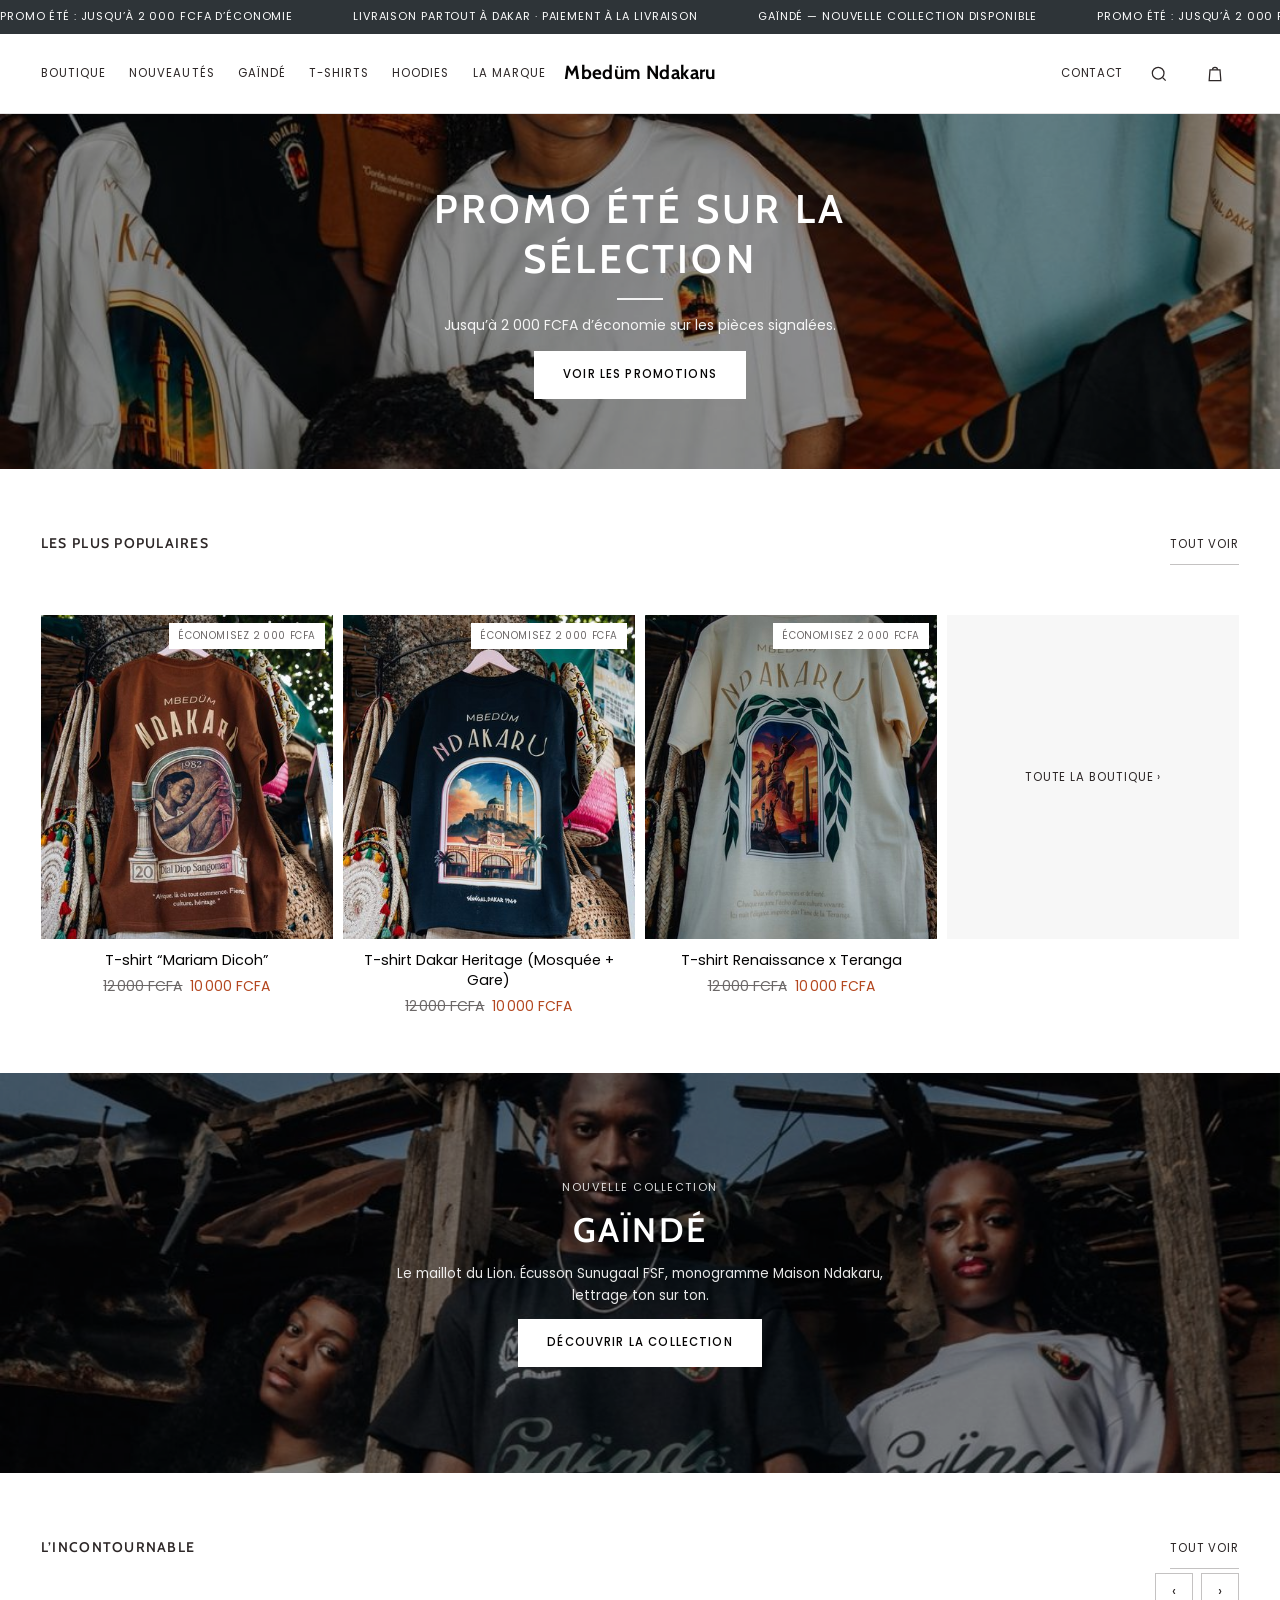
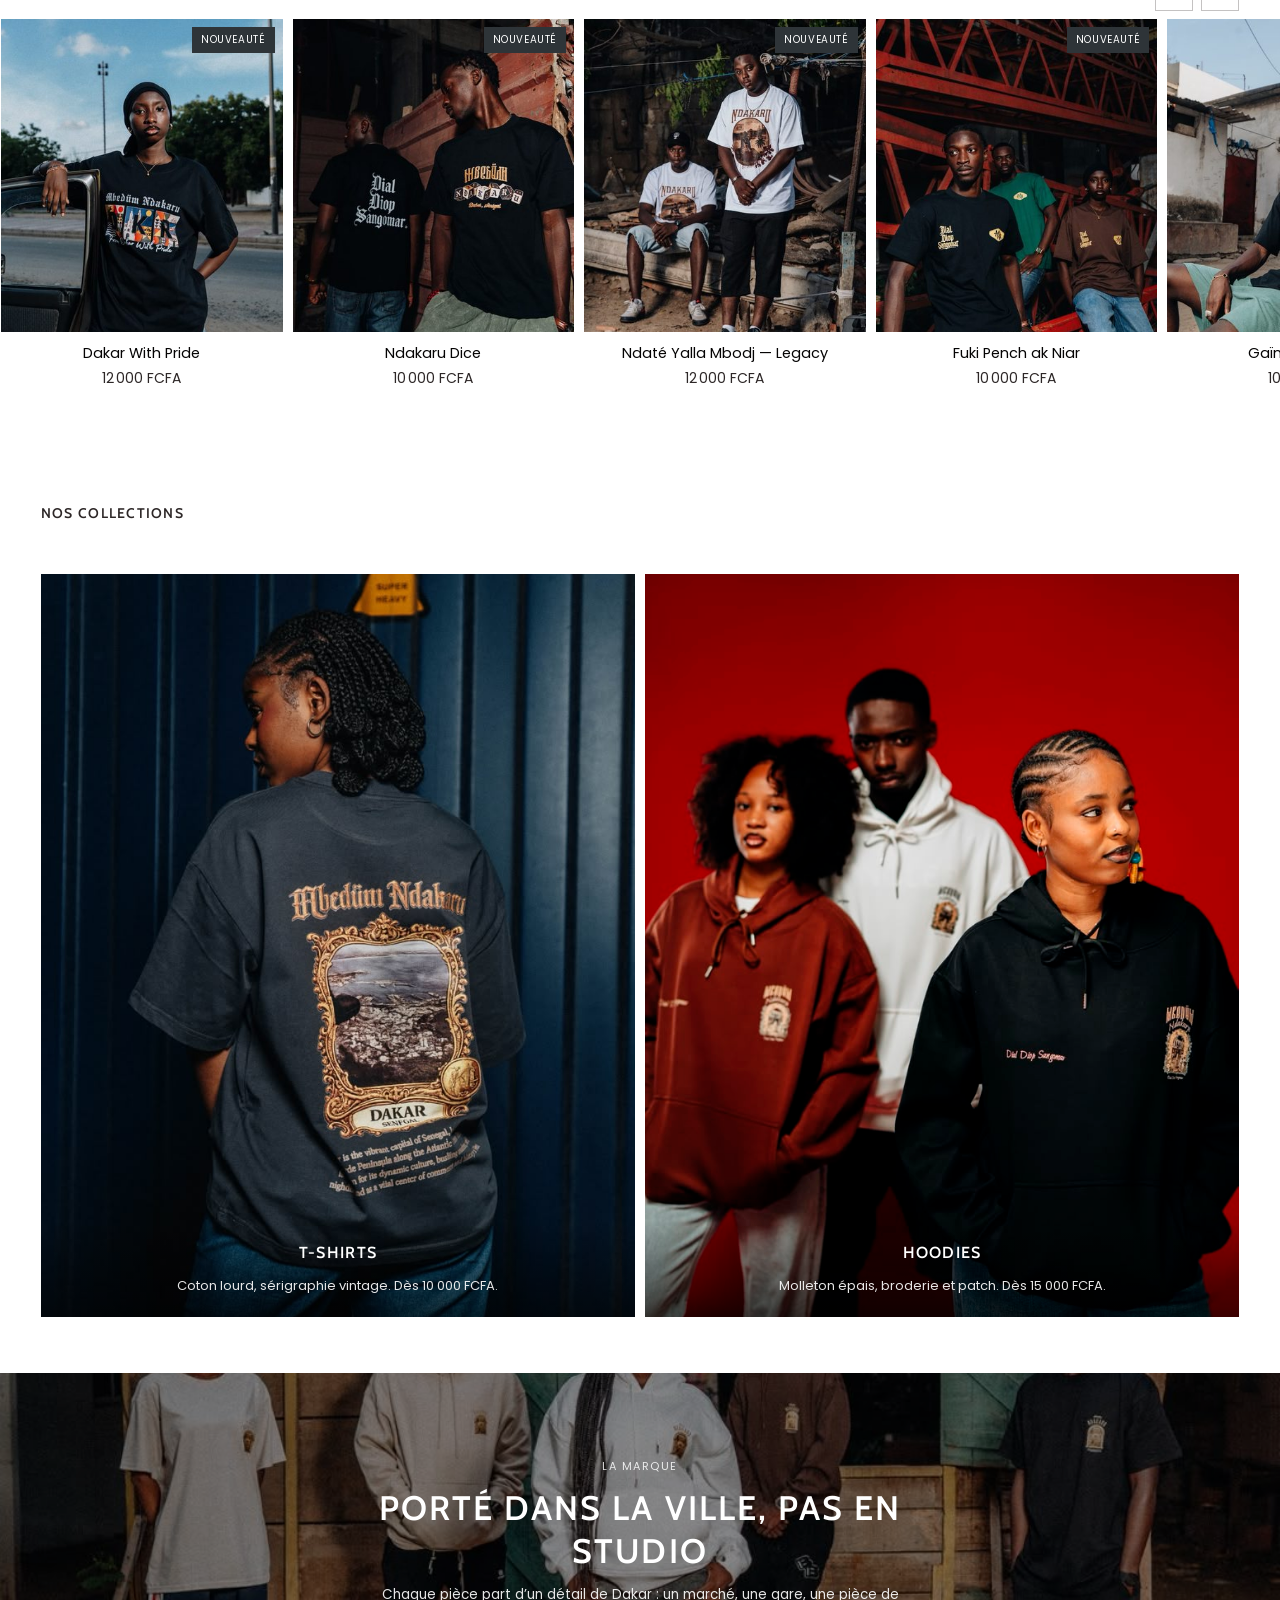
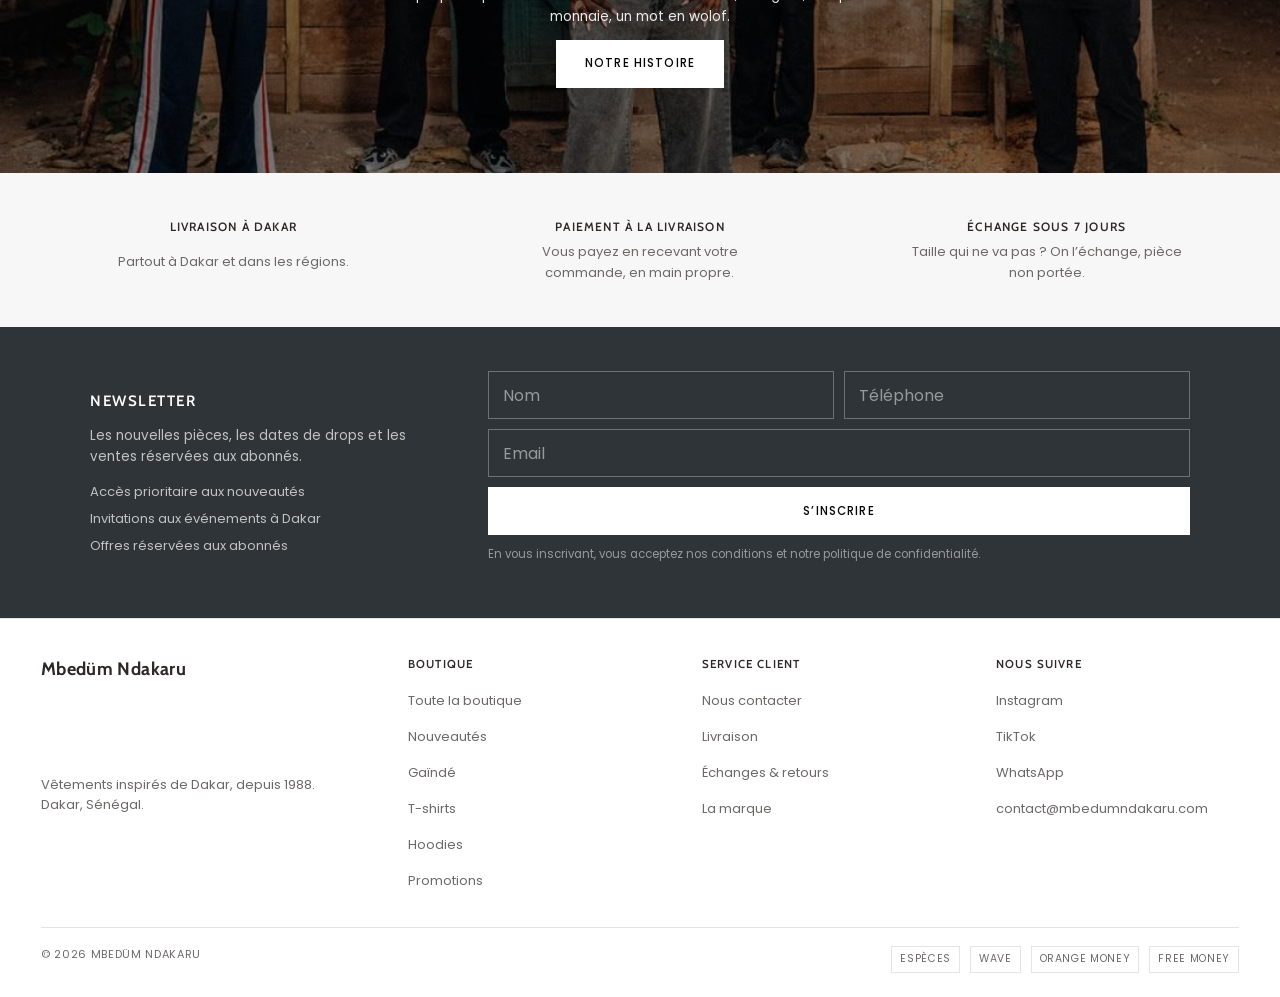
<file: index.html>
<!doctype html>
<html lang="fr">
<head>
<meta charset="utf-8">
<meta name="viewport" content="width=device-width, initial-scale=1">
<title>Mbedüm Ndakaru — vêtements inspirés de Dakar</title>
<meta name="description" content="Mbedüm Ndakaru : t-shirts et hoodies sérigraphiés inspirés de Dakar depuis 1988. Collection Gaïndé, livraison à Dakar, paiement à la livraison.">
<meta property="og:title" content="Mbedüm Ndakaru — vêtements inspirés de Dakar">
<meta property="og:description" content="T-shirts et hoodies sérigraphiés, inspirés des rues de Dakar.">
<meta property="og:image" content="assets/img/site/look-hero.jpg">
<meta property="og:type" content="website">
<link rel="preconnect" href="https://fonts.googleapis.com">
<link rel="preconnect" href="https://fonts.gstatic.com" crossorigin>
<link href="https://fonts.googleapis.com/css2?family=Cabin:wght@500;600;700&family=Poppins:wght@300;400;500;600&display=swap" rel="stylesheet">
<link rel="stylesheet" href="assets/css/style.css">
</head>
<body>

<!-- barre d'annonce -->
<div class="bar" data-bar>
  <div class="bar__marquee"><span>Promo été : jusqu’à 2 000 FCFA d’économie</span><span>Livraison partout à Dakar · paiement à la livraison</span><span>Gaïndé — nouvelle collection disponible</span><span>Promo été : jusqu’à 2 000 FCFA d’économie</span><span>Livraison partout à Dakar · paiement à la livraison</span><span>Gaïndé — nouvelle collection disponible</span></div>
</div>

<!-- en-tête -->
<header class="header">
  <nav class="header__nav">
    <button class="burger" type="button" data-open="data-menu" aria-label="Ouvrir le menu"><svg class="icon" viewBox="0 0 24 24" aria-hidden="true"><path d="M4 7h16M4 12h16M4 17h10"/></svg></button>
    <a data-edit="commun.header.1" href="boutique.html">Boutique</a>
    <a href="boutique.html?cat=nouveau">Nouveautés</a>
    <a href="boutique.html?cat=gainde">Gaïndé</a>
    <a href="boutique.html?cat=tshirts">T-shirts</a>
    <a href="boutique.html?cat=hoodies">Hoodies</a>
    <a data-edit="commun.header.2" href="marque.html">La marque</a>
  </nav>
  <a data-edit="commun.header.3" class="logo" href="index.html">Mbedüm Ndakaru</a>
  <div class="header__utils">
    <a data-edit="commun.header.4" href="contact.html">Contact</a>
    <button type="button" data-open="data-search" aria-label="Rechercher"><svg class="icon" viewBox="0 0 24 24" aria-hidden="true"><circle cx="11" cy="11" r="7"/><path d="m20 20-3.5-3.5"/></svg></button>
    <button type="button" data-open="data-cart-drawer" aria-label="Ouvrir le panier"><svg class="icon" viewBox="0 0 24 24" aria-hidden="true"><path d="M6 7h12l1 13H5L6 7Z"/><path d="M9 7a3 3 0 0 1 6 0"/></svg><span class="count" data-cart-count></span></button>
  </div>
</header>

<main>

  <!-- hero -->
  <section class="hero">
    <div class="hero__media">
      <img data-edit-img="accueil.1.1" src="assets/img/site/hero-promo.jpg" alt="Trois jeunes entourés de t-shirts Mbedüm Ndakaru suspendus sur des portants, à Dakar" srcset="assets/img/site/hero-promo-400w.jpg 400w, assets/img/site/hero-promo-800w.jpg 800w, assets/img/site/hero-promo.jpg 1400w" sizes="100vw" width="1400" fetchpriority="high">
    </div>
    <div class="hero__inner">
      <h1 data-edit="accueil.1.2" class="hero__title">Promo été sur la sélection</h1>
      <span class="hero__rule"></span>
      <p data-edit="accueil.1.3" class="hero__sub">Jusqu’à 2 000 FCFA d’économie sur les pièces signalées.</p>
      <a data-edit="accueil.1.4" class="btn btn--light" href="boutique.html?cat=promo">Voir les promotions</a>
    </div>
  </section>

  <!-- les plus populaires -->
  <section class="section">
    <div class="section__head">
      <h2 data-edit="accueil.2.1" class="section__title">Les plus populaires</h2>
      <a data-edit="accueil.2.2" class="link-more" href="boutique.html">Tout voir</a>
    </div>
    <div class="grid" data-grid="all" data-slugs="t-shirt-mariam-dicoh,t-shirt-dakar-heritage-mosquee-gare,t-shirt-renaissance-x-teranga" data-collection-tile="boutique.html|Toute la boutique"></div>
  </section>

  <!-- collection gaïndé -->
  <section class="banner" id="gainde">
    <img data-edit-img="accueil.3.1" src="assets/img/site/look-gainde-contreplongee.jpg" alt="Trois modèles portant les maillots Gaïndé crème, noir et blanc dans un quartier de Dakar" srcset="assets/img/site/look-gainde-contreplongee-400w.jpg 400w, assets/img/site/look-gainde-contreplongee-800w.jpg 800w, assets/img/site/look-gainde-contreplongee.jpg 1124w" sizes="100vw" width="1124" loading="lazy" decoding="async">
    <div class="banner__body">
      <span data-edit="accueil.3.2" class="banner__kicker">Nouvelle collection</span>
      <h2 data-edit="accueil.3.3" class="banner__title">Gaïndé</h2>
      <p data-edit="accueil.3.4" class="banner__text">Le maillot du Lion. Écusson Sunugaal FSF, monogramme Maison Ndakaru, lettrage ton sur ton.</p>
      <a data-edit="accueil.3.5" class="btn btn--light" href="boutique.html?cat=gainde">Découvrir la collection</a>
    </div>
  </section>

  <!-- carrousel -->
  <section class="section section--flush">
    <div class="section__head">
      <h2 data-edit="accueil.4.1" class="section__title">L’incontournable</h2>
      <a data-edit="accueil.4.2" class="link-more" href="boutique.html">Tout voir</a>
    </div>
    <div class="carousel" data-carousel="all">
      <div class="carousel__nav">
        <button type="button" data-carousel-prev aria-label="Précédent">‹</button>
        <button type="button" data-carousel-next aria-label="Suivant">›</button>
      </div>
      <div class="carousel__track" data-carousel-track></div>
    </div>
  </section>

  <!-- nos collections -->
  <section class="section section--flush">
    <div class="section__head">
      <h2 data-edit="accueil.5.1" class="section__title">Nos collections</h2>
    </div>
    <div class="split">
      <a class="tile" href="boutique.html?cat=tshirts">
        <img data-edit-img="accueil.5.2" src="assets/img/site/look-dos-dakar.jpg" alt="Dos d’un t-shirt Mbedüm Ndakaru imprimé Dakar, devant un conteneur bleu" srcset="assets/img/site/look-dos-dakar-400w.jpg 400w, assets/img/site/look-dos-dakar.jpg 720w" sizes="(min-width: 720px) 50vw, 100vw" width="720" loading="lazy" decoding="async">
        <div class="tile__body">
          <h3 data-edit="accueil.5.3" class="tile__title">T-shirts</h3>
          <p data-edit="accueil.5.4" class="tile__text">Coton lourd, sérigraphie vintage. Dès 10 000 FCFA.</p>
        </div>
      </a>
      <a class="tile" href="boutique.html?cat=hoodies">
        <img data-edit-img="accueil.5.5" src="assets/img/site/look-hoodies-rouge.jpg" alt="Trois hoodies Mbedüm Ndakaru bordeaux, blanc et noir sur fond rouge" srcset="assets/img/site/look-hoodies-rouge-400w.jpg 400w, assets/img/site/look-hoodies-rouge.jpg 720w" sizes="(min-width: 720px) 50vw, 100vw" width="720" loading="lazy" decoding="async">
        <div class="tile__body">
          <h3 data-edit="accueil.5.6" class="tile__title">Hoodies</h3>
          <p data-edit="accueil.5.7" class="tile__text">Molleton épais, broderie et patch. Dès 15 000 FCFA.</p>
        </div>
      </a>
    </div>
  </section>

  <!-- la marque -->
  <section class="banner">
    <img data-edit-img="accueil.6.1" src="assets/img/site/look-groupe.jpg" alt="Cinq modèles en t-shirts et hoodies Mbedüm Ndakaru devant une devanture en bois à Dakar" srcset="assets/img/site/look-groupe-400w.jpg 400w, assets/img/site/look-groupe-800w.jpg 800w, assets/img/site/look-groupe.jpg 1080w" sizes="100vw" width="1080" loading="lazy" decoding="async">
    <div class="banner__body">
      <span data-edit="accueil.6.2" class="banner__kicker">La marque</span>
      <h2 data-edit="accueil.6.3" class="banner__title">Porté dans la ville, pas en studio</h2>
      <p data-edit="accueil.6.4" class="banner__text">Chaque pièce part d’un détail de Dakar : un marché, une gare, une pièce de monnaie, un mot en wolof.</p>
      <a data-edit="accueil.6.5" class="btn btn--light" href="marque.html">Notre histoire</a>
    </div>
  </section>

</main>

<!-- réassurance -->
<section class="assurance">
  <div class="assurance__item">
    <h3 data-edit="commun.assurance.1" class="assurance__title">Livraison à Dakar</h3>
    <p data-edit="commun.assurance.2" class="assurance__text">Partout à Dakar et dans les régions.</p>
  </div>
  <div class="assurance__item">
    <h3 data-edit="commun.assurance.3" class="assurance__title">Paiement à la livraison</h3>
    <p data-edit="commun.assurance.4" class="assurance__text">Vous payez en recevant votre commande, en main propre.</p>
  </div>
  <div class="assurance__item">
    <h3 data-edit="commun.assurance.5" class="assurance__title">Échange sous 7 jours</h3>
    <p data-edit="commun.assurance.6" class="assurance__text">Taille qui ne va pas ? On l’échange, pièce non portée.</p>
  </div>
</section>

<!-- newsletter -->
<section class="member">
  <div class="member__inner">
    <div>
      <h2 data-edit="commun.member.1" class="member__title">Newsletter</h2>
      <p data-edit="commun.member.2" class="member__text">Les nouvelles pièces, les dates de drops et les ventes réservées aux abonnés.</p>
      <ul class="member__list">
        <li data-edit="commun.member.3">Accès prioritaire aux nouveautés</li>
        <li data-edit="commun.member.4">Invitations aux événements à Dakar</li>
        <li data-edit="commun.member.5">Offres réservées aux abonnés</li>
      </ul>
    </div>
    <form class="form" data-fake-form data-ok="Merci, votre inscription est enregistrée.">
      <div class="form__row">
        <input class="field" type="text" name="nom" placeholder="Nom" required>
        <input class="field" type="tel" name="tel" placeholder="Téléphone">
      </div>
      <input class="field" type="email" name="email" placeholder="Email" required>
      <button class="btn btn--wide" type="submit">S’inscrire</button>
      <p data-edit="commun.member.6" class="form__note">En vous inscrivant, vous acceptez nos conditions et notre politique de confidentialité.</p>
      <p class="form__ok" data-form-ok></p>
    </form>
  </div>
</section>

<!-- pied de page -->
<footer class="footer">
  <div class="footer__cols">
    <div class="footer__brand">
      <div data-edit="commun.footer.1" class="footer__word">Mbedüm Ndakaru</div>
      <p data-edit="commun.footer.2" class="footer__tag">Vêtements inspirés de Dakar, depuis 1988.<br>Dakar, Sénégal.</p>
    </div>
    <div>
      <h4 data-edit="commun.footer.3">Boutique</h4>
      <ul>
        <li><a data-edit="commun.footer.4" href="boutique.html">Toute la boutique</a></li>
        <li><a href="boutique.html?cat=nouveau">Nouveautés</a></li>
        <li><a href="boutique.html?cat=gainde">Gaïndé</a></li>
        <li><a href="boutique.html?cat=tshirts">T-shirts</a></li>
        <li><a href="boutique.html?cat=hoodies">Hoodies</a></li>
        <li><a href="boutique.html?cat=promo">Promotions</a></li>
      </ul>
    </div>
    <div>
      <h4 data-edit="commun.footer.5">Service client</h4>
      <ul>
        <li><a data-edit="commun.footer.6" href="contact.html">Nous contacter</a></li>
        <li><a data-edit="commun.footer.7" href="contact.html#livraison">Livraison</a></li>
        <li><a data-edit="commun.footer.8" href="contact.html#retours">Échanges &amp; retours</a></li>
        <li><a data-edit="commun.footer.9" href="marque.html">La marque</a></li>
      </ul>
    </div>
    <div>
      <h4 data-edit="commun.footer.10">Nous suivre</h4>
      <ul>
        <li><a data-edit="commun.footer.11" href="https://www.instagram.com/mbedum_ndakaru" target="_blank" rel="noopener">Instagram</a></li>
        <li><a data-edit="commun.footer.12" href="https://www.tiktok.com/@mbedum_ndakaru" target="_blank" rel="noopener">TikTok</a></li>
        <li><a data-edit="commun.footer.13" href="https://wa.me/221789271531" target="_blank" rel="noopener">WhatsApp</a></li>
        <li><a data-edit="commun.footer.14" href="mailto:contact@mbedumndakaru.com">contact@mbedumndakaru.com</a></li>
      </ul>
    </div>
  </div>
  <div class="footer__bottom">
    <span>© <span data-year>2025</span> Mbedüm Ndakaru</span>
    <span class="footer__pay"><span>Espèces</span><span>Wave</span><span>Orange Money</span><span>Free Money</span></span>
  </div>
</footer>

<!-- panneaux -->
<div class="scrim" data-scrim></div>

<aside class="drawer" data-cart-drawer aria-label="Panier">
  <div class="drawer__head">
    <span>Panier <span class="count" data-cart-count></span></span>
    <button type="button" data-close aria-label="Fermer">✕</button>
  </div>
  <div class="drawer__body" data-cart-body></div>
  <div class="drawer__foot">
    <div class="drawer__total"><span>Total</span><span data-cart-total>0 FCFA</span></div>
    <button class="btn btn--wide" type="button" data-checkout disabled>Commander sur WhatsApp</button>
    <p data-edit="commun.drawer.1" class="drawer__note">Frais de livraison confirmés lors de la commande.</p>
  </div>
</aside>

<nav class="menu" data-menu aria-label="Menu">
  <div class="drawer__head">
    <span>Menu</span>
    <button type="button" data-close aria-label="Fermer">✕</button>
  </div>
  <div class="menu__body">
    <a data-edit="commun.menu.1" href="index.html">Accueil</a>
    <a data-edit="commun.menu.2" href="boutique.html">Toute la boutique</a>
    <a href="boutique.html?cat=nouveau">Nouveautés</a>
    <a href="boutique.html?cat=gainde">Gaïndé</a>
    <a href="boutique.html?cat=tshirts">T-shirts</a>
    <a href="boutique.html?cat=hoodies">Hoodies</a>
    <a data-edit="commun.menu.3" href="boutique.html?cat=promo">Promotions</a>
    <a data-edit="commun.menu.4" href="marque.html">La marque</a>
    <a data-edit="commun.menu.5" href="contact.html">Contact</a>
  </div>
</nav>

<div class="search" data-search aria-label="Recherche">
  <div class="search__bar">
    <input class="search__input" type="search" placeholder="Rechercher une pièce" aria-label="Rechercher">
    <button type="button" data-close aria-label="Fermer">✕</button>
  </div>
  <div class="search__results" data-search-results></div>
</div>

<script src="assets/js/config.js"></script>
<script src="data/images.js"></script>
<script src="data/products.js"></script>
<script src="assets/js/db.js"></script>
<script src="assets/js/app.js"></script>
</body>
</html>
</file>
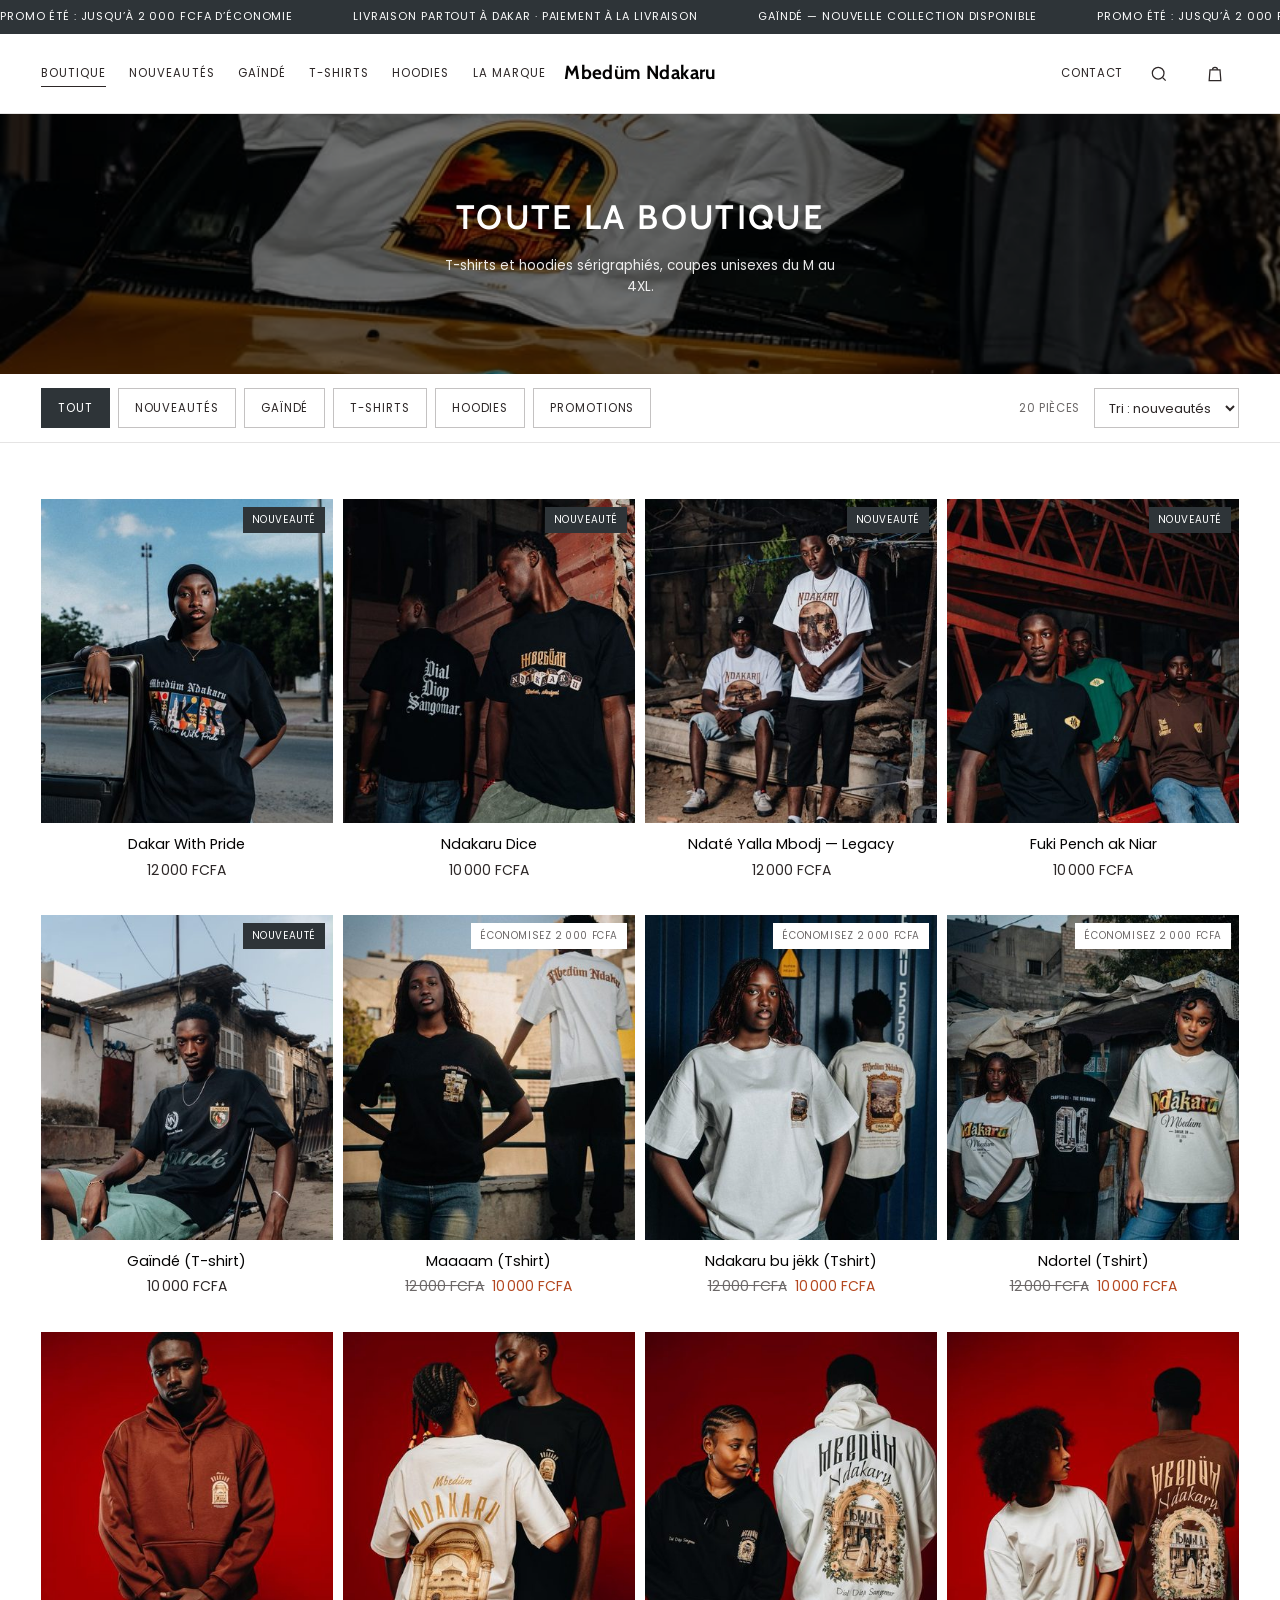
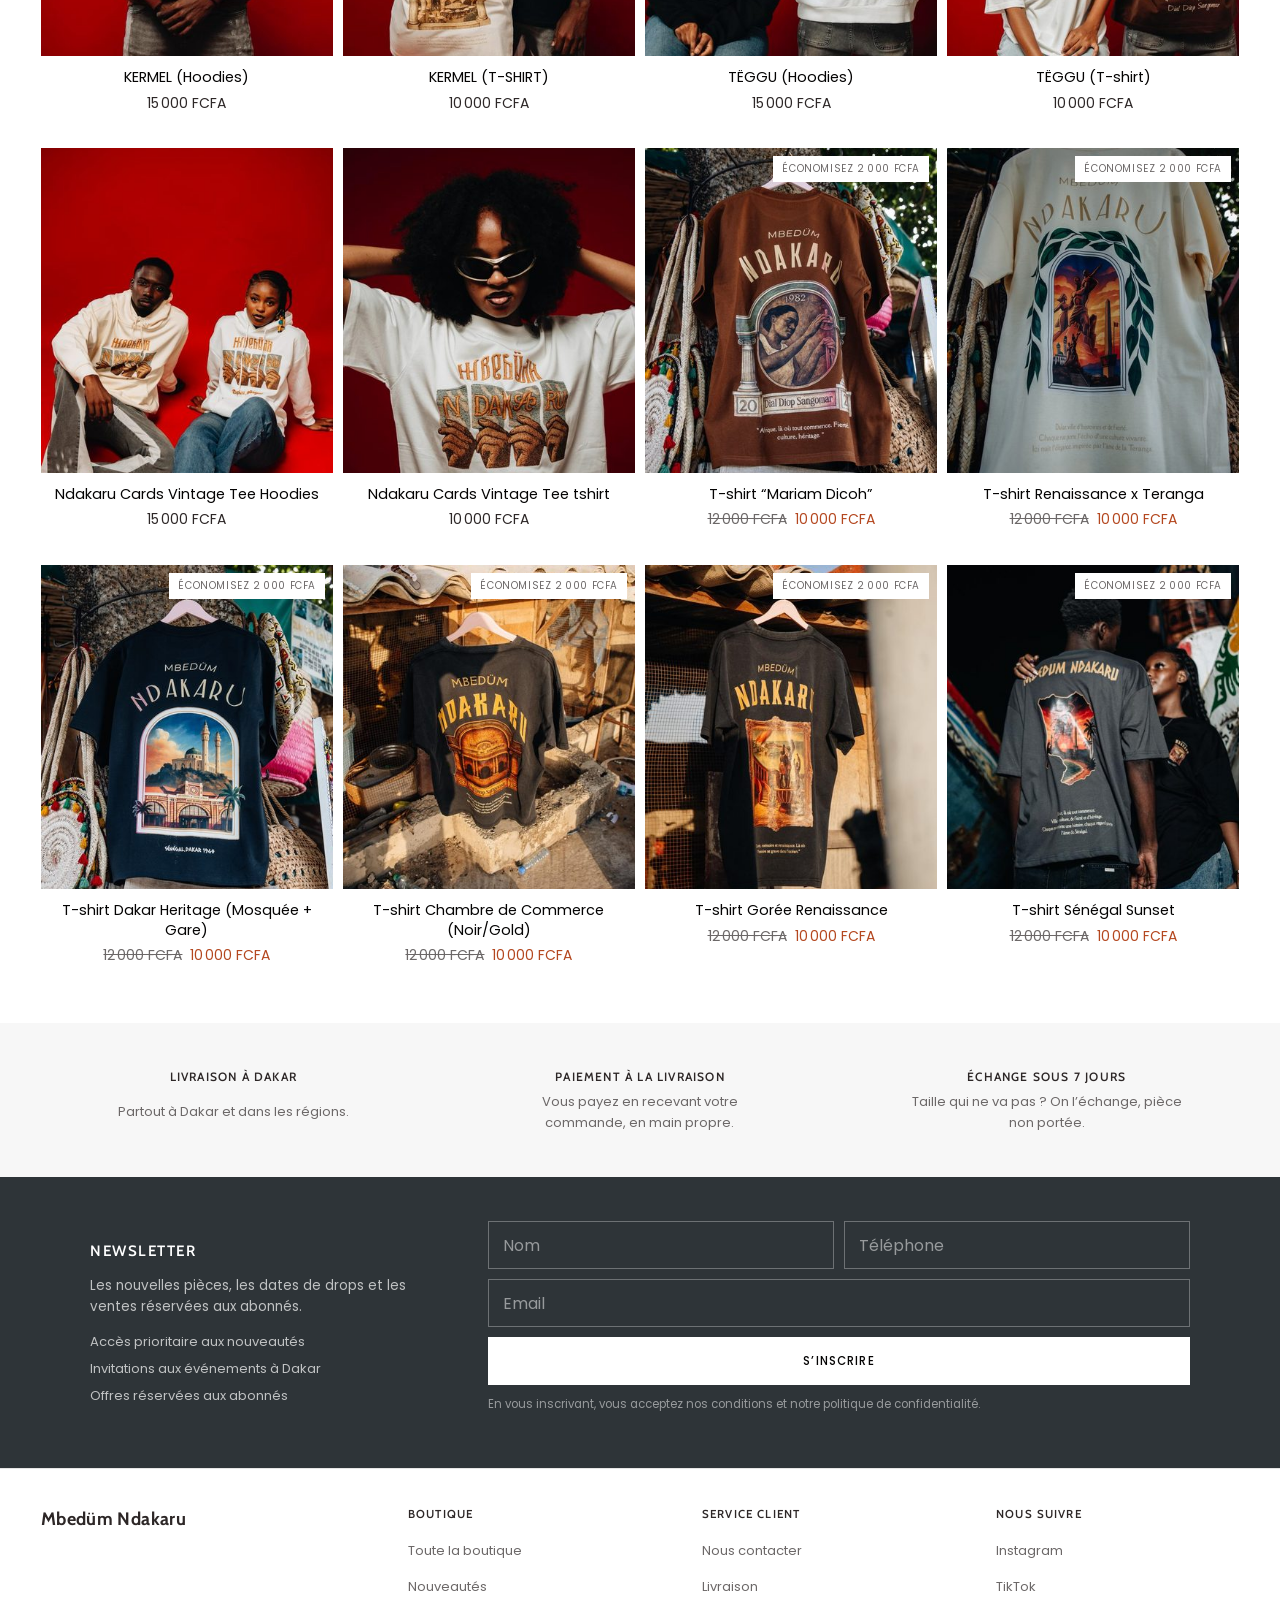
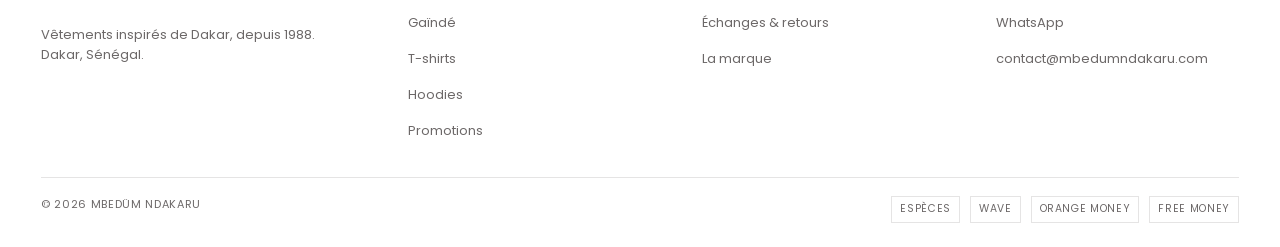
<file: boutique.html>
<!doctype html>
<html lang="fr">
<head>
<meta charset="utf-8">
<meta name="viewport" content="width=device-width, initial-scale=1">
<title>Boutique — Mbedüm Ndakaru</title>
<meta name="description" content="Toutes les pièces Mbedüm Ndakaru : t-shirts et hoodies sérigraphiés inspirés de Dakar. Tailles M à 4XL.">
<link rel="preconnect" href="https://fonts.googleapis.com">
<link rel="preconnect" href="https://fonts.gstatic.com" crossorigin>
<link href="https://fonts.googleapis.com/css2?family=Cabin:wght@500;600;700&family=Poppins:wght@300;400;500;600&display=swap" rel="stylesheet">
<link rel="stylesheet" href="assets/css/style.css">
</head>
<body>

<!-- barre d'annonce -->
<div class="bar" data-bar>
  <div class="bar__marquee"><span>Promo été : jusqu’à 2 000 FCFA d’économie</span><span>Livraison partout à Dakar · paiement à la livraison</span><span>Gaïndé — nouvelle collection disponible</span><span>Promo été : jusqu’à 2 000 FCFA d’économie</span><span>Livraison partout à Dakar · paiement à la livraison</span><span>Gaïndé — nouvelle collection disponible</span></div>
</div>

<!-- en-tête -->
<header class="header">
  <nav class="header__nav">
    <button class="burger" type="button" data-open="data-menu" aria-label="Ouvrir le menu"><svg class="icon" viewBox="0 0 24 24" aria-hidden="true"><path d="M4 7h16M4 12h16M4 17h10"/></svg></button>
    <a data-edit="commun.header.1" href="boutique.html" class="is-active">Boutique</a>
    <a href="boutique.html?cat=nouveau">Nouveautés</a>
    <a href="boutique.html?cat=gainde">Gaïndé</a>
    <a href="boutique.html?cat=tshirts">T-shirts</a>
    <a href="boutique.html?cat=hoodies">Hoodies</a>
    <a data-edit="commun.header.2" href="marque.html">La marque</a>
  </nav>
  <a data-edit="commun.header.3" class="logo" href="index.html">Mbedüm Ndakaru</a>
  <div class="header__utils">
    <a data-edit="commun.header.4" href="contact.html">Contact</a>
    <button type="button" data-open="data-search" aria-label="Rechercher"><svg class="icon" viewBox="0 0 24 24" aria-hidden="true"><circle cx="11" cy="11" r="7"/><path d="m20 20-3.5-3.5"/></svg></button>
    <button type="button" data-open="data-cart-drawer" aria-label="Ouvrir le panier"><svg class="icon" viewBox="0 0 24 24" aria-hidden="true"><path d="M6 7h12l1 13H5L6 7Z"/><path d="M9 7a3 3 0 0 1 6 0"/></svg><span class="count" data-cart-count></span></button>
  </div>
</header>

<main>
  <div class="pagehead">
    <img data-edit-img="boutique.1.1" src="assets/img/site/look-taxi.jpg" alt="T-shirts Mbedüm Ndakaru posés sur le capot d’un taxi jaune à Dakar" srcset="assets/img/site/look-taxi-400w.jpg 400w, assets/img/site/look-taxi.jpg 864w" sizes="100vw" width="864" fetchpriority="high">
    <div class="pagehead__body">
      <h1 class="pagehead__title" data-shop-title>Toute la boutique</h1>
      <p data-edit="boutique.1.2" class="pagehead__sub">T-shirts et hoodies sérigraphiés, coupes unisexes du M au 4XL.</p>
    </div>
  </div>

  <div class="filters">
    <div class="filters__chips">
      <button class="chip is-on" type="button" data-cat="tout">Tout</button>
      <button class="chip" type="button" data-cat="nouveau">Nouveautés</button>
      <button class="chip" type="button" data-cat="gainde">Gaïndé</button>
      <button class="chip" type="button" data-cat="tshirts">T-shirts</button>
      <button class="chip" type="button" data-cat="hoodies">Hoodies</button>
      <button class="chip" type="button" data-cat="promo">Promotions</button>
    </div>
    <span class="filters__spacer"></span>
    <div class="filters__row">
      <span class="filters__count" data-shop-count></span>
      <select class="select" data-sort aria-label="Trier">
        <option value="defaut">Tri : nouveautés</option>
        <option value="prix-asc">Prix croissant</option>
        <option value="prix-desc">Prix décroissant</option>
        <option value="nom">Nom (A → Z)</option>
      </select>
    </div>
  </div>

  <section class="section">
    <div class="grid" data-shop-grid></div>
  </section>
</main>

<!-- réassurance -->
<section class="assurance">
  <div class="assurance__item">
    <h3 data-edit="commun.assurance.1" class="assurance__title">Livraison à Dakar</h3>
    <p data-edit="commun.assurance.2" class="assurance__text">Partout à Dakar et dans les régions.</p>
  </div>
  <div class="assurance__item">
    <h3 data-edit="commun.assurance.3" class="assurance__title">Paiement à la livraison</h3>
    <p data-edit="commun.assurance.4" class="assurance__text">Vous payez en recevant votre commande, en main propre.</p>
  </div>
  <div class="assurance__item">
    <h3 data-edit="commun.assurance.5" class="assurance__title">Échange sous 7 jours</h3>
    <p data-edit="commun.assurance.6" class="assurance__text">Taille qui ne va pas ? On l’échange, pièce non portée.</p>
  </div>
</section>

<!-- newsletter -->
<section class="member">
  <div class="member__inner">
    <div>
      <h2 data-edit="commun.member.1" class="member__title">Newsletter</h2>
      <p data-edit="commun.member.2" class="member__text">Les nouvelles pièces, les dates de drops et les ventes réservées aux abonnés.</p>
      <ul class="member__list">
        <li data-edit="commun.member.3">Accès prioritaire aux nouveautés</li>
        <li data-edit="commun.member.4">Invitations aux événements à Dakar</li>
        <li data-edit="commun.member.5">Offres réservées aux abonnés</li>
      </ul>
    </div>
    <form class="form" data-fake-form data-ok="Merci, votre inscription est enregistrée.">
      <div class="form__row">
        <input class="field" type="text" name="nom" placeholder="Nom" required>
        <input class="field" type="tel" name="tel" placeholder="Téléphone">
      </div>
      <input class="field" type="email" name="email" placeholder="Email" required>
      <button class="btn btn--wide" type="submit">S’inscrire</button>
      <p data-edit="commun.member.6" class="form__note">En vous inscrivant, vous acceptez nos conditions et notre politique de confidentialité.</p>
      <p class="form__ok" data-form-ok></p>
    </form>
  </div>
</section>

<!-- pied de page -->
<footer class="footer">
  <div class="footer__cols">
    <div class="footer__brand">
      <div data-edit="commun.footer.1" class="footer__word">Mbedüm Ndakaru</div>
      <p data-edit="commun.footer.2" class="footer__tag">Vêtements inspirés de Dakar, depuis 1988.<br>Dakar, Sénégal.</p>
    </div>
    <div>
      <h4 data-edit="commun.footer.3">Boutique</h4>
      <ul>
        <li><a data-edit="commun.footer.4" href="boutique.html">Toute la boutique</a></li>
        <li><a href="boutique.html?cat=nouveau">Nouveautés</a></li>
        <li><a href="boutique.html?cat=gainde">Gaïndé</a></li>
        <li><a href="boutique.html?cat=tshirts">T-shirts</a></li>
        <li><a href="boutique.html?cat=hoodies">Hoodies</a></li>
        <li><a href="boutique.html?cat=promo">Promotions</a></li>
      </ul>
    </div>
    <div>
      <h4 data-edit="commun.footer.5">Service client</h4>
      <ul>
        <li><a data-edit="commun.footer.6" href="contact.html">Nous contacter</a></li>
        <li><a data-edit="commun.footer.7" href="contact.html#livraison">Livraison</a></li>
        <li><a data-edit="commun.footer.8" href="contact.html#retours">Échanges &amp; retours</a></li>
        <li><a data-edit="commun.footer.9" href="marque.html">La marque</a></li>
      </ul>
    </div>
    <div>
      <h4 data-edit="commun.footer.10">Nous suivre</h4>
      <ul>
        <li><a data-edit="commun.footer.11" href="https://www.instagram.com/mbedum_ndakaru" target="_blank" rel="noopener">Instagram</a></li>
        <li><a data-edit="commun.footer.12" href="https://www.tiktok.com/@mbedum_ndakaru" target="_blank" rel="noopener">TikTok</a></li>
        <li><a data-edit="commun.footer.13" href="https://wa.me/221789271531" target="_blank" rel="noopener">WhatsApp</a></li>
        <li><a data-edit="commun.footer.14" href="mailto:contact@mbedumndakaru.com">contact@mbedumndakaru.com</a></li>
      </ul>
    </div>
  </div>
  <div class="footer__bottom">
    <span>© <span data-year>2025</span> Mbedüm Ndakaru</span>
    <span class="footer__pay"><span>Espèces</span><span>Wave</span><span>Orange Money</span><span>Free Money</span></span>
  </div>
</footer>

<!-- panneaux -->
<div class="scrim" data-scrim></div>

<aside class="drawer" data-cart-drawer aria-label="Panier">
  <div class="drawer__head">
    <span>Panier <span class="count" data-cart-count></span></span>
    <button type="button" data-close aria-label="Fermer">✕</button>
  </div>
  <div class="drawer__body" data-cart-body></div>
  <div class="drawer__foot">
    <div class="drawer__total"><span>Total</span><span data-cart-total>0 FCFA</span></div>
    <button class="btn btn--wide" type="button" data-checkout disabled>Commander sur WhatsApp</button>
    <p data-edit="commun.drawer.1" class="drawer__note">Frais de livraison confirmés lors de la commande.</p>
  </div>
</aside>

<nav class="menu" data-menu aria-label="Menu">
  <div class="drawer__head">
    <span>Menu</span>
    <button type="button" data-close aria-label="Fermer">✕</button>
  </div>
  <div class="menu__body">
    <a data-edit="commun.menu.1" href="index.html">Accueil</a>
    <a data-edit="commun.menu.2" href="boutique.html">Toute la boutique</a>
    <a href="boutique.html?cat=nouveau">Nouveautés</a>
    <a href="boutique.html?cat=gainde">Gaïndé</a>
    <a href="boutique.html?cat=tshirts">T-shirts</a>
    <a href="boutique.html?cat=hoodies">Hoodies</a>
    <a data-edit="commun.menu.3" href="boutique.html?cat=promo">Promotions</a>
    <a data-edit="commun.menu.4" href="marque.html">La marque</a>
    <a data-edit="commun.menu.5" href="contact.html">Contact</a>
  </div>
</nav>

<div class="search" data-search aria-label="Recherche">
  <div class="search__bar">
    <input class="search__input" type="search" placeholder="Rechercher une pièce" aria-label="Rechercher">
    <button type="button" data-close aria-label="Fermer">✕</button>
  </div>
  <div class="search__results" data-search-results></div>
</div>

<script src="assets/js/config.js"></script>
<script src="data/images.js"></script>
<script src="data/products.js"></script>
<script src="assets/js/db.js"></script>
<script src="assets/js/app.js"></script>
</body>
</html>
</file>
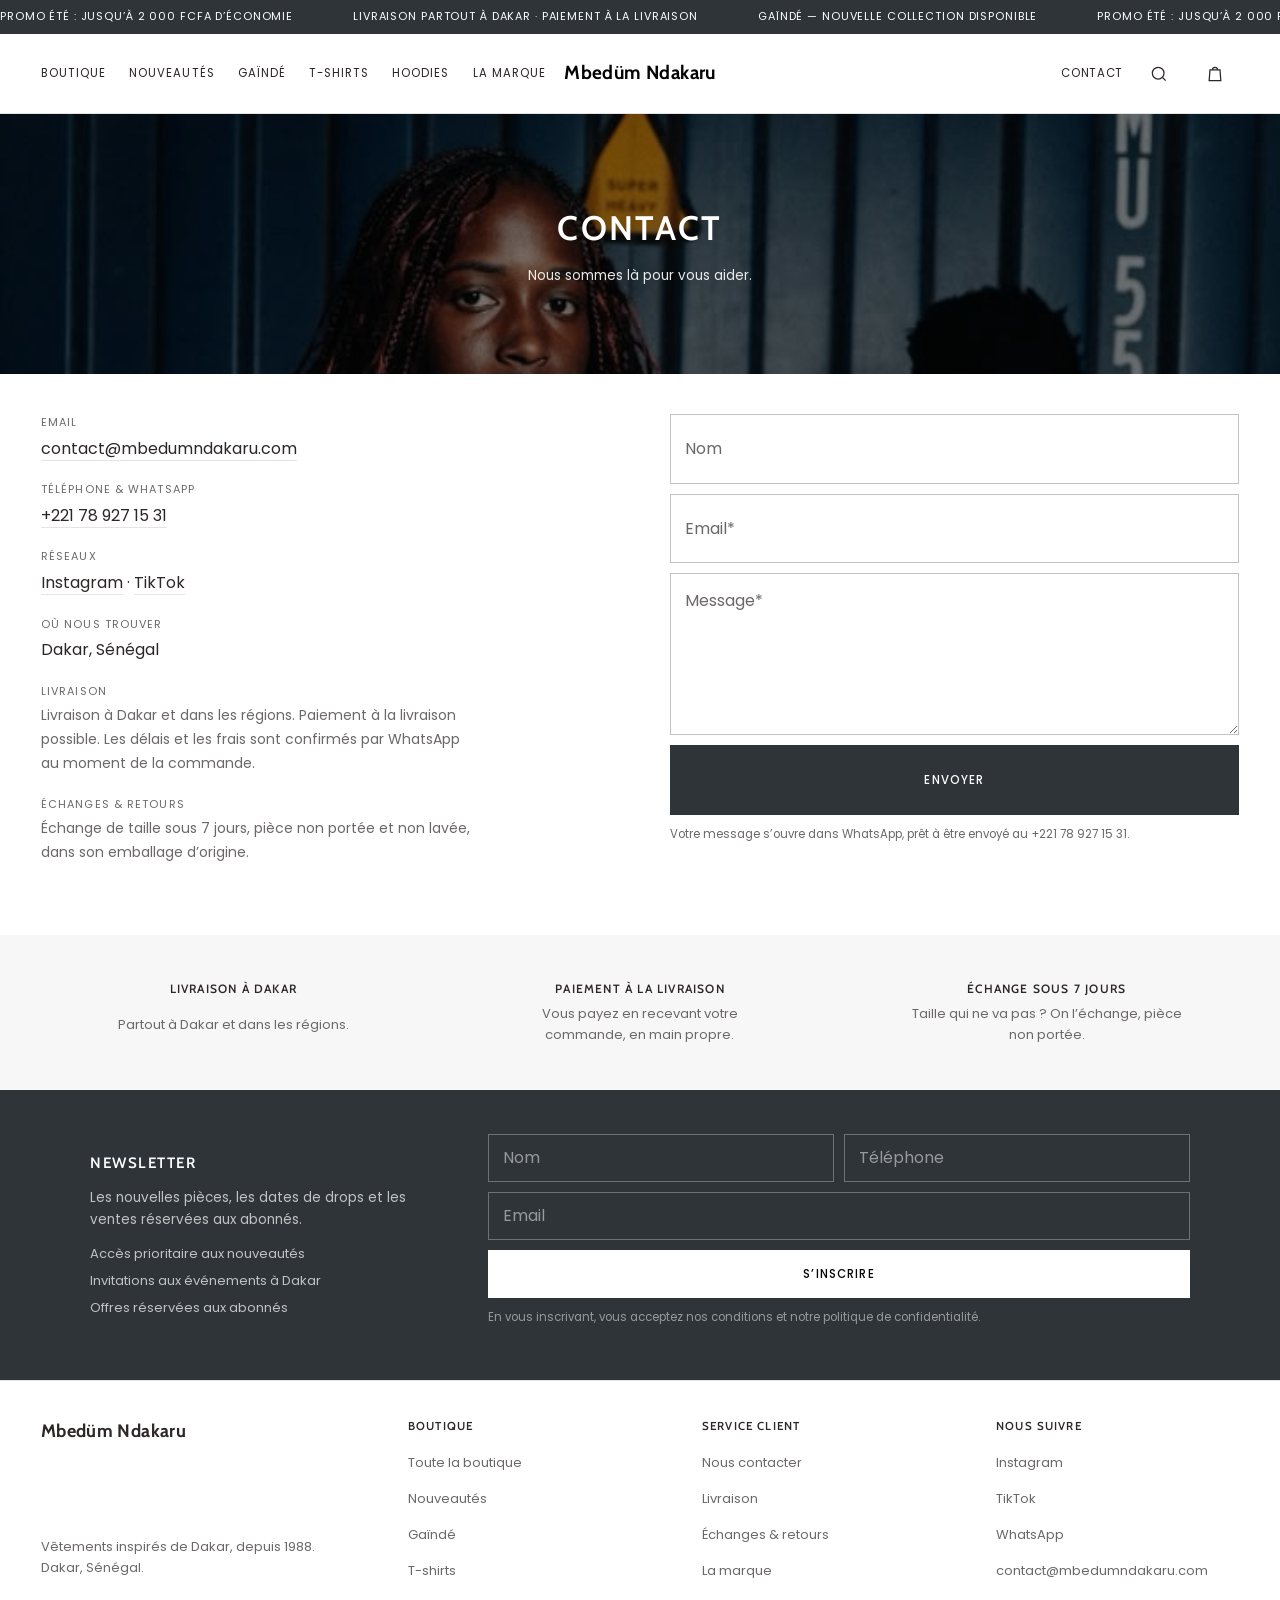
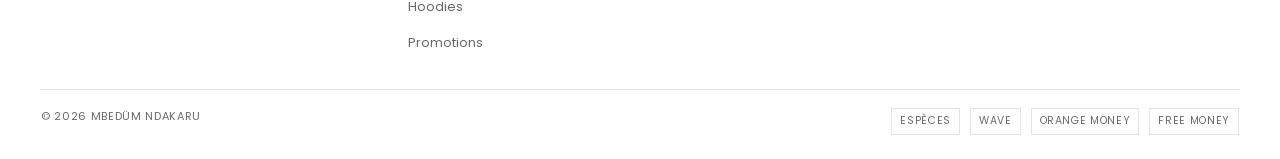
<file: contact.html>
<!doctype html>
<html lang="fr">
<head>
<meta charset="utf-8">
<meta name="viewport" content="width=device-width, initial-scale=1">
<title>Contact — Mbedüm Ndakaru</title>
<meta name="description" content="Contactez Mbedüm Ndakaru : contact@mbedumndakaru.com, +221 78 927 15 31. Livraison à Dakar et en région.">
<link rel="preconnect" href="https://fonts.googleapis.com">
<link rel="preconnect" href="https://fonts.gstatic.com" crossorigin>
<link href="https://fonts.googleapis.com/css2?family=Cabin:wght@500;600;700&family=Poppins:wght@300;400;500;600&display=swap" rel="stylesheet">
<link rel="stylesheet" href="assets/css/style.css">
</head>
<body>

<!-- barre d'annonce -->
<div class="bar" data-bar>
  <div class="bar__marquee"><span>Promo été : jusqu’à 2 000 FCFA d’économie</span><span>Livraison partout à Dakar · paiement à la livraison</span><span>Gaïndé — nouvelle collection disponible</span><span>Promo été : jusqu’à 2 000 FCFA d’économie</span><span>Livraison partout à Dakar · paiement à la livraison</span><span>Gaïndé — nouvelle collection disponible</span></div>
</div>

<!-- en-tête -->
<header class="header">
  <nav class="header__nav">
    <button class="burger" type="button" data-open="data-menu" aria-label="Ouvrir le menu"><svg class="icon" viewBox="0 0 24 24" aria-hidden="true"><path d="M4 7h16M4 12h16M4 17h10"/></svg></button>
    <a data-edit="commun.header.1" href="boutique.html">Boutique</a>
    <a href="boutique.html?cat=nouveau">Nouveautés</a>
    <a href="boutique.html?cat=gainde">Gaïndé</a>
    <a href="boutique.html?cat=tshirts">T-shirts</a>
    <a href="boutique.html?cat=hoodies">Hoodies</a>
    <a data-edit="commun.header.2" href="marque.html">La marque</a>
  </nav>
  <a data-edit="commun.header.3" class="logo" href="index.html">Mbedüm Ndakaru</a>
  <div class="header__utils">
    <a data-edit="commun.header.4" href="contact.html">Contact</a>
    <button type="button" data-open="data-search" aria-label="Rechercher"><svg class="icon" viewBox="0 0 24 24" aria-hidden="true"><circle cx="11" cy="11" r="7"/><path d="m20 20-3.5-3.5"/></svg></button>
    <button type="button" data-open="data-cart-drawer" aria-label="Ouvrir le panier"><svg class="icon" viewBox="0 0 24 24" aria-hidden="true"><path d="M6 7h12l1 13H5L6 7Z"/><path d="M9 7a3 3 0 0 1 6 0"/></svg><span class="count" data-cart-count></span></button>
  </div>
</header>

<main>
  <div class="pagehead">
    <img data-edit-img="contact.1.1" src="assets/img/site/look-container.jpg" alt="Deux modèles en t-shirts Mbedüm Ndakaru devant un conteneur bleu au port de Dakar" srcset="assets/img/site/look-container-400w.jpg 400w, assets/img/site/look-container.jpg 720w" sizes="100vw" width="720" fetchpriority="high" style="object-position:center 24%">
    <div class="pagehead__body">
      <h1 data-edit="contact.1.2" class="pagehead__title">Contact</h1>
      <p data-edit="contact.1.3" class="pagehead__sub">Nous sommes là pour vous aider.</p>
    </div>
  </div>

  <div class="contact-grid">
    <div class="contact-list">
      <div class="contact-list__item">
        <span data-edit="contact.2.1" class="contact-list__k">Email</span>
        <span class="contact-list__v"><a data-edit="contact.2.2" href="mailto:contact@mbedumndakaru.com">contact@mbedumndakaru.com</a></span>
      </div>
      <div class="contact-list__item">
        <span data-edit="contact.2.3" class="contact-list__k">Téléphone &amp; WhatsApp</span>
        <span class="contact-list__v"><a data-edit="contact.2.4" href="https://wa.me/221789271531" target="_blank" rel="noopener">+221 78 927 15 31</a></span>
      </div>
      <div class="contact-list__item">
        <span data-edit="contact.2.5" class="contact-list__k">Réseaux</span>
        <span class="contact-list__v">
          <a data-edit="contact.2.6" href="https://www.instagram.com/mbedum_ndakaru" target="_blank" rel="noopener">Instagram</a> ·
          <a data-edit="contact.2.7" href="https://www.tiktok.com/@mbedum_ndakaru" target="_blank" rel="noopener">TikTok</a>
        </span>
      </div>
      <div class="contact-list__item">
        <span data-edit="contact.2.8" class="contact-list__k">Où nous trouver</span>
        <span data-edit="contact.2.9" class="contact-list__v">Dakar, Sénégal</span>
      </div>

      <div class="contact-list__item" id="livraison">
        <span data-edit="contact.2.10" class="contact-list__k">Livraison</span>
        <p data-edit="contact.2.11" class="pdp__desc">Livraison à Dakar et dans les régions. Paiement à la livraison possible. Les délais et les frais sont confirmés par WhatsApp au moment de la commande.</p>
      </div>
      <div class="contact-list__item" id="retours">
        <span data-edit="contact.2.12" class="contact-list__k">Échanges &amp; retours</span>
        <p data-edit="contact.2.13" class="pdp__desc">Échange de taille sous 7 jours, pièce non portée et non lavée, dans son emballage d’origine.</p>
      </div>
    </div>

    <form class="form form--light" data-contact-form>
      <input class="field" type="text" name="nom" placeholder="Nom" required>
      <input class="field" type="email" name="email" placeholder="Email*" required>
      <textarea class="field" name="message" placeholder="Message*" required></textarea>
      <button class="btn btn--wide" type="submit">Envoyer</button>
      <p data-edit="contact.2.14" class="form__note">Votre message s’ouvre dans WhatsApp, prêt à être envoyé au +221 78 927 15 31.</p>
    </form>
  </div>
</main>

<!-- réassurance -->
<section class="assurance">
  <div class="assurance__item">
    <h3 data-edit="commun.assurance.1" class="assurance__title">Livraison à Dakar</h3>
    <p data-edit="commun.assurance.2" class="assurance__text">Partout à Dakar et dans les régions.</p>
  </div>
  <div class="assurance__item">
    <h3 data-edit="commun.assurance.3" class="assurance__title">Paiement à la livraison</h3>
    <p data-edit="commun.assurance.4" class="assurance__text">Vous payez en recevant votre commande, en main propre.</p>
  </div>
  <div class="assurance__item">
    <h3 data-edit="commun.assurance.5" class="assurance__title">Échange sous 7 jours</h3>
    <p data-edit="commun.assurance.6" class="assurance__text">Taille qui ne va pas ? On l’échange, pièce non portée.</p>
  </div>
</section>

<!-- newsletter -->
<section class="member">
  <div class="member__inner">
    <div>
      <h2 data-edit="commun.member.1" class="member__title">Newsletter</h2>
      <p data-edit="commun.member.2" class="member__text">Les nouvelles pièces, les dates de drops et les ventes réservées aux abonnés.</p>
      <ul class="member__list">
        <li data-edit="commun.member.3">Accès prioritaire aux nouveautés</li>
        <li data-edit="commun.member.4">Invitations aux événements à Dakar</li>
        <li data-edit="commun.member.5">Offres réservées aux abonnés</li>
      </ul>
    </div>
    <form class="form" data-fake-form data-ok="Merci, votre inscription est enregistrée.">
      <div class="form__row">
        <input class="field" type="text" name="nom" placeholder="Nom" required>
        <input class="field" type="tel" name="tel" placeholder="Téléphone">
      </div>
      <input class="field" type="email" name="email" placeholder="Email" required>
      <button class="btn btn--wide" type="submit">S’inscrire</button>
      <p data-edit="commun.member.6" class="form__note">En vous inscrivant, vous acceptez nos conditions et notre politique de confidentialité.</p>
      <p class="form__ok" data-form-ok></p>
    </form>
  </div>
</section>

<!-- pied de page -->
<footer class="footer">
  <div class="footer__cols">
    <div class="footer__brand">
      <div data-edit="commun.footer.1" class="footer__word">Mbedüm Ndakaru</div>
      <p data-edit="commun.footer.2" class="footer__tag">Vêtements inspirés de Dakar, depuis 1988.<br>Dakar, Sénégal.</p>
    </div>
    <div>
      <h4 data-edit="commun.footer.3">Boutique</h4>
      <ul>
        <li><a data-edit="commun.footer.4" href="boutique.html">Toute la boutique</a></li>
        <li><a href="boutique.html?cat=nouveau">Nouveautés</a></li>
        <li><a href="boutique.html?cat=gainde">Gaïndé</a></li>
        <li><a href="boutique.html?cat=tshirts">T-shirts</a></li>
        <li><a href="boutique.html?cat=hoodies">Hoodies</a></li>
        <li><a href="boutique.html?cat=promo">Promotions</a></li>
      </ul>
    </div>
    <div>
      <h4 data-edit="commun.footer.5">Service client</h4>
      <ul>
        <li><a data-edit="commun.footer.6" href="contact.html">Nous contacter</a></li>
        <li><a data-edit="commun.footer.7" href="contact.html#livraison">Livraison</a></li>
        <li><a data-edit="commun.footer.8" href="contact.html#retours">Échanges &amp; retours</a></li>
        <li><a data-edit="commun.footer.9" href="marque.html">La marque</a></li>
      </ul>
    </div>
    <div>
      <h4 data-edit="commun.footer.10">Nous suivre</h4>
      <ul>
        <li><a data-edit="commun.footer.11" href="https://www.instagram.com/mbedum_ndakaru" target="_blank" rel="noopener">Instagram</a></li>
        <li><a data-edit="commun.footer.12" href="https://www.tiktok.com/@mbedum_ndakaru" target="_blank" rel="noopener">TikTok</a></li>
        <li><a data-edit="commun.footer.13" href="https://wa.me/221789271531" target="_blank" rel="noopener">WhatsApp</a></li>
        <li><a data-edit="commun.footer.14" href="mailto:contact@mbedumndakaru.com">contact@mbedumndakaru.com</a></li>
      </ul>
    </div>
  </div>
  <div class="footer__bottom">
    <span>© <span data-year>2025</span> Mbedüm Ndakaru</span>
    <span class="footer__pay"><span>Espèces</span><span>Wave</span><span>Orange Money</span><span>Free Money</span></span>
  </div>
</footer>

<!-- panneaux -->
<div class="scrim" data-scrim></div>

<aside class="drawer" data-cart-drawer aria-label="Panier">
  <div class="drawer__head">
    <span>Panier <span class="count" data-cart-count></span></span>
    <button type="button" data-close aria-label="Fermer">✕</button>
  </div>
  <div class="drawer__body" data-cart-body></div>
  <div class="drawer__foot">
    <div class="drawer__total"><span>Total</span><span data-cart-total>0 FCFA</span></div>
    <button class="btn btn--wide" type="button" data-checkout disabled>Commander sur WhatsApp</button>
    <p data-edit="commun.drawer.1" class="drawer__note">Frais de livraison confirmés lors de la commande.</p>
  </div>
</aside>

<nav class="menu" data-menu aria-label="Menu">
  <div class="drawer__head">
    <span>Menu</span>
    <button type="button" data-close aria-label="Fermer">✕</button>
  </div>
  <div class="menu__body">
    <a data-edit="commun.menu.1" href="index.html">Accueil</a>
    <a data-edit="commun.menu.2" href="boutique.html">Toute la boutique</a>
    <a href="boutique.html?cat=nouveau">Nouveautés</a>
    <a href="boutique.html?cat=gainde">Gaïndé</a>
    <a href="boutique.html?cat=tshirts">T-shirts</a>
    <a href="boutique.html?cat=hoodies">Hoodies</a>
    <a data-edit="commun.menu.3" href="boutique.html?cat=promo">Promotions</a>
    <a data-edit="commun.menu.4" href="marque.html">La marque</a>
    <a data-edit="commun.menu.5" href="contact.html">Contact</a>
  </div>
</nav>

<div class="search" data-search aria-label="Recherche">
  <div class="search__bar">
    <input class="search__input" type="search" placeholder="Rechercher une pièce" aria-label="Rechercher">
    <button type="button" data-close aria-label="Fermer">✕</button>
  </div>
  <div class="search__results" data-search-results></div>
</div>

<script src="assets/js/config.js"></script>
<script src="data/images.js"></script>
<script src="data/products.js"></script>
<script src="assets/js/db.js"></script>
<script src="assets/js/app.js"></script>
</body>
</html>
</file>
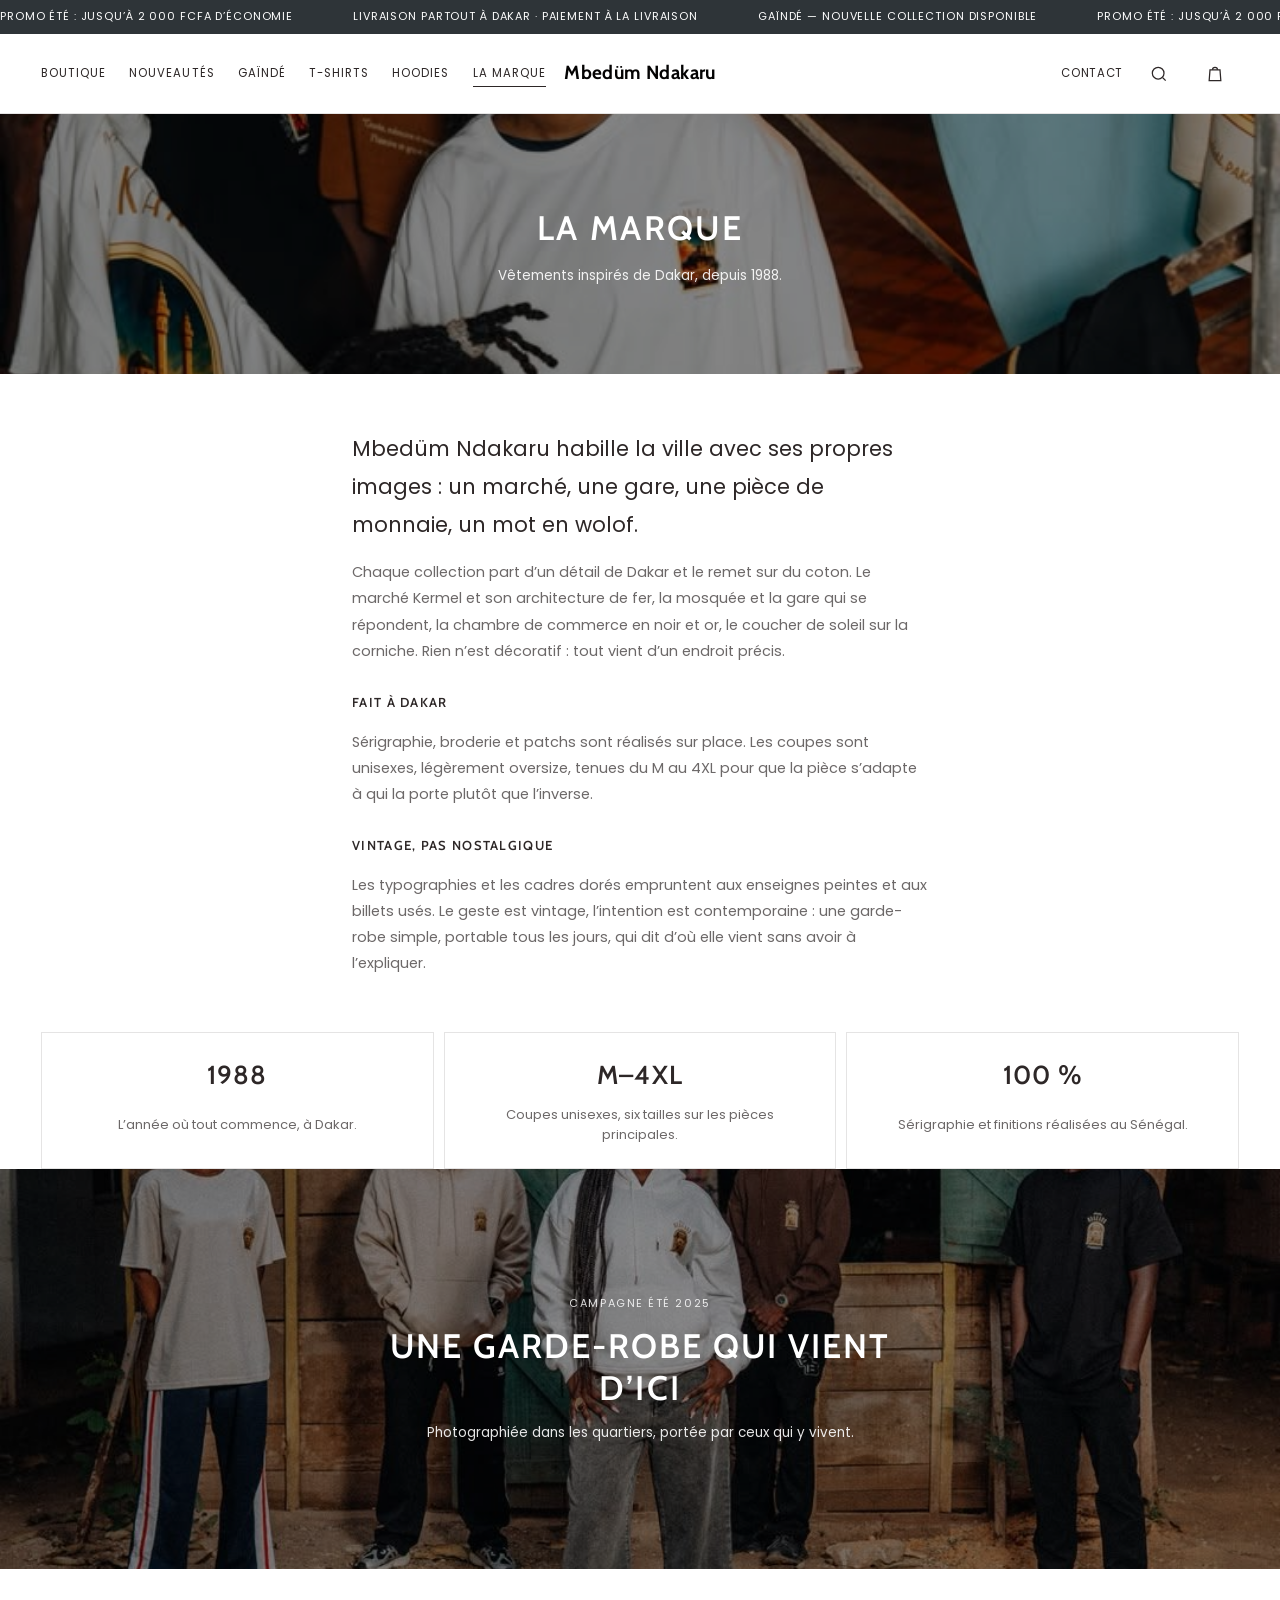
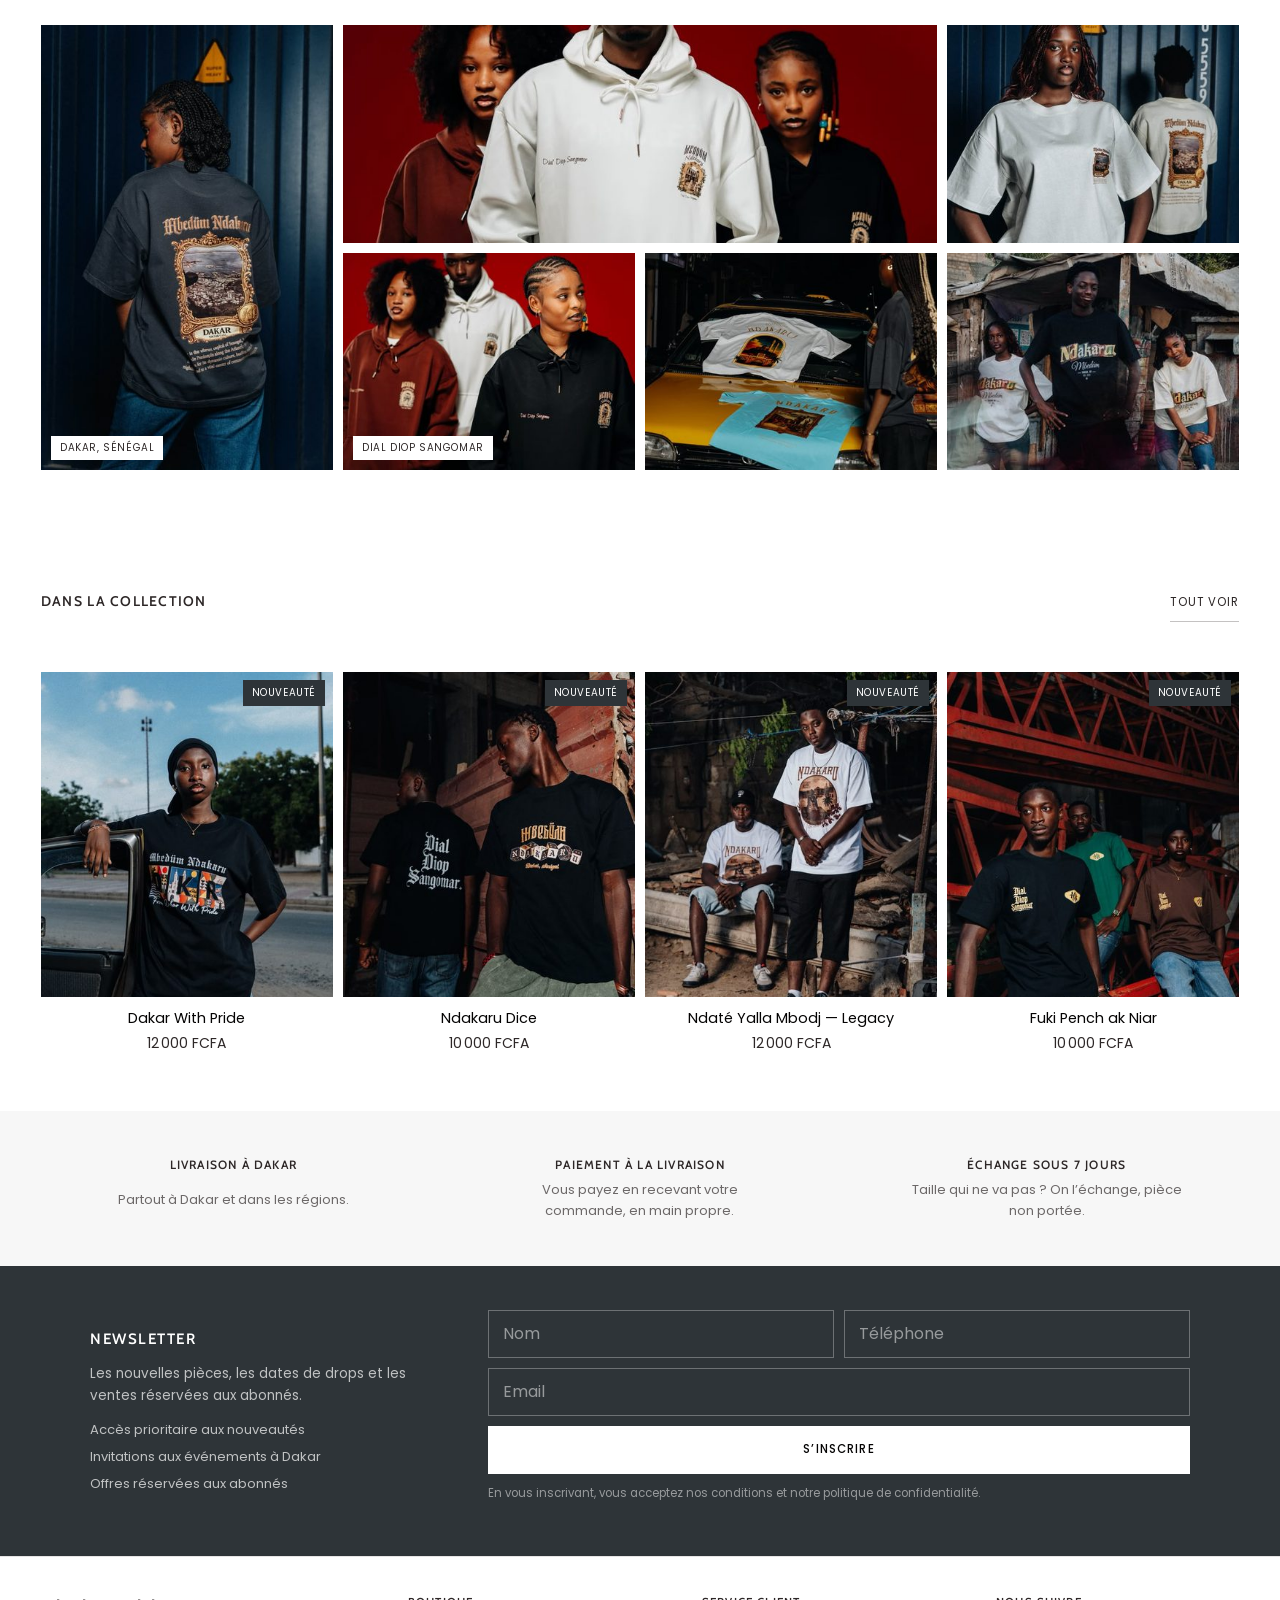
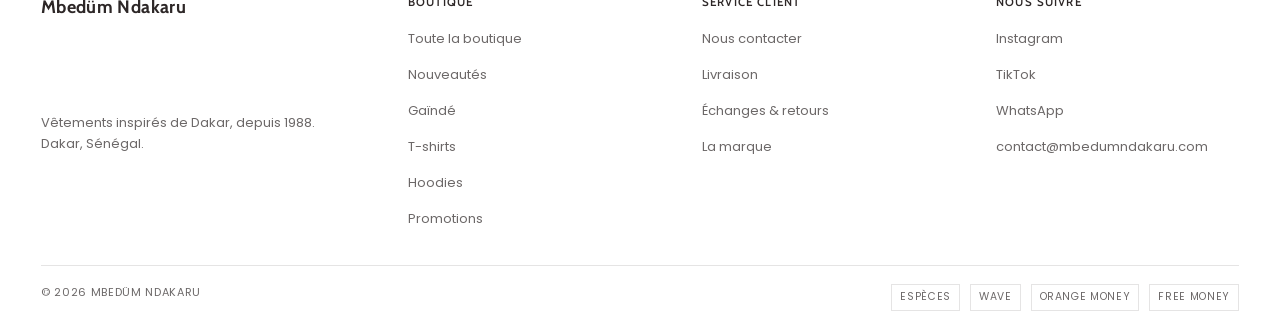
<file: marque.html>
<!doctype html>
<html lang="fr">
<head>
<meta charset="utf-8">
<meta name="viewport" content="width=device-width, initial-scale=1">
<title>La marque — Mbedüm Ndakaru</title>
<meta name="description" content="Mbedüm Ndakaru, marque de vêtements inspirée de Dakar depuis 1988. Kermel, Tëggu, Gaïndé : chaque pièce raconte la ville.">
<link rel="preconnect" href="https://fonts.googleapis.com">
<link rel="preconnect" href="https://fonts.gstatic.com" crossorigin>
<link href="https://fonts.googleapis.com/css2?family=Cabin:wght@500;600;700&family=Poppins:wght@300;400;500;600&display=swap" rel="stylesheet">
<link rel="stylesheet" href="assets/css/style.css">
</head>
<body>

<!-- barre d'annonce -->
<div class="bar" data-bar>
  <div class="bar__marquee"><span>Promo été : jusqu’à 2 000 FCFA d’économie</span><span>Livraison partout à Dakar · paiement à la livraison</span><span>Gaïndé — nouvelle collection disponible</span><span>Promo été : jusqu’à 2 000 FCFA d’économie</span><span>Livraison partout à Dakar · paiement à la livraison</span><span>Gaïndé — nouvelle collection disponible</span></div>
</div>

<!-- en-tête -->
<header class="header">
  <nav class="header__nav">
    <button class="burger" type="button" data-open="data-menu" aria-label="Ouvrir le menu"><svg class="icon" viewBox="0 0 24 24" aria-hidden="true"><path d="M4 7h16M4 12h16M4 17h10"/></svg></button>
    <a data-edit="commun.header.1" href="boutique.html">Boutique</a>
    <a href="boutique.html?cat=nouveau">Nouveautés</a>
    <a href="boutique.html?cat=gainde">Gaïndé</a>
    <a href="boutique.html?cat=tshirts">T-shirts</a>
    <a href="boutique.html?cat=hoodies">Hoodies</a>
    <a data-edit="commun.header.2" href="marque.html" class="is-active">La marque</a>
  </nav>
  <a data-edit="commun.header.3" class="logo" href="index.html">Mbedüm Ndakaru</a>
  <div class="header__utils">
    <a data-edit="commun.header.4" href="contact.html">Contact</a>
    <button type="button" data-open="data-search" aria-label="Rechercher"><svg class="icon" viewBox="0 0 24 24" aria-hidden="true"><circle cx="11" cy="11" r="7"/><path d="m20 20-3.5-3.5"/></svg></button>
    <button type="button" data-open="data-cart-drawer" aria-label="Ouvrir le panier"><svg class="icon" viewBox="0 0 24 24" aria-hidden="true"><path d="M6 7h12l1 13H5L6 7Z"/><path d="M9 7a3 3 0 0 1 6 0"/></svg><span class="count" data-cart-count></span></button>
  </div>
</header>

<main>
  <div class="pagehead">
    <img data-edit-img="marque.1.1" src="assets/img/site/look-atelier.jpg" alt="T-shirts Ndakaru suspendus dans un atelier à Dakar" srcset="assets/img/site/look-atelier-400w.jpg 400w, assets/img/site/look-atelier.jpg 720w" sizes="100vw" width="720" fetchpriority="high">
    <div class="pagehead__body">
      <h1 data-edit="marque.1.2" class="pagehead__title">La marque</h1>
      <p data-edit="marque.1.3" class="pagehead__sub">Vêtements inspirés de Dakar, depuis 1988.</p>
    </div>
  </div>

  <section class="section">
    <div class="prose">
      <p data-edit="marque.2.1" class="lede">Mbedüm Ndakaru habille la ville avec ses propres images : un marché, une gare, une pièce de monnaie, un mot en wolof.</p>
      <p data-edit="marque.2.2">Chaque collection part d’un détail de Dakar et le remet sur du coton. Le marché Kermel et son architecture de fer, la mosquée et la gare qui se répondent, la chambre de commerce en noir et or, le coucher de soleil sur la corniche. Rien n’est décoratif : tout vient d’un endroit précis.</p>
      <h3 data-edit="marque.2.3">Fait à Dakar</h3>
      <p data-edit="marque.2.4">Sérigraphie, broderie et patchs sont réalisés sur place. Les coupes sont unisexes, légèrement oversize, tenues du M au 4XL pour que la pièce s’adapte à qui la porte plutôt que l’inverse.</p>
      <h3 data-edit="marque.2.5">Vintage, pas nostalgique</h3>
      <p data-edit="marque.2.6">Les typographies et les cadres dorés empruntent aux enseignes peintes et aux billets usés. Le geste est vintage, l’intention est contemporaine : une garde-robe simple, portable tous les jours, qui dit d’où elle vient sans avoir à l’expliquer.</p>
    </div>
  </section>

  <section class="facts">
    <div class="fact"><div data-edit="marque.3.1" class="fact__k">1988</div><div data-edit="marque.3.2" class="fact__v">L’année où tout commence, à Dakar.</div></div>
    <div class="fact"><div data-edit="marque.3.3" class="fact__k">M–4XL</div><div data-edit="marque.3.4" class="fact__v">Coupes unisexes, six tailles sur les pièces principales.</div></div>
    <div class="fact"><div data-edit="marque.3.5" class="fact__k">100 %</div><div data-edit="marque.3.6" class="fact__v">Sérigraphie et finitions réalisées au Sénégal.</div></div>
  </section>

  <section class="banner">
    <img data-edit-img="marque.4.1" src="assets/img/site/look-groupe.jpg" alt="Cinq modèles en t-shirts et hoodies Mbedüm Ndakaru devant une devanture en bois à Dakar" srcset="assets/img/site/look-groupe-400w.jpg 400w, assets/img/site/look-groupe-800w.jpg 800w, assets/img/site/look-groupe.jpg 1080w" sizes="100vw" width="1080" loading="lazy" decoding="async">
    <div class="banner__body">
      <span data-edit="marque.4.2" class="banner__kicker">Campagne été 2025</span>
      <h2 data-edit="marque.4.3" class="banner__title">Une garde-robe qui vient d’ici</h2>
      <p data-edit="marque.4.4" class="banner__text">Photographiée dans les quartiers, portée par ceux qui y vivent.</p>
    </div>
  </section>

  <section class="section section--flush">
    <div class="mosaic">
      <figure class="m-tall"><img data-edit-img="marque.5.1" src="assets/img/site/look-dos-dakar.jpg" alt="Dos d’un t-shirt Mbedüm Ndakaru imprimé Dakar" srcset="assets/img/site/look-dos-dakar-400w.jpg 400w, assets/img/site/look-dos-dakar.jpg 720w" sizes="(min-width: 720px) 25vw, 50vw" width="720" loading="lazy" decoding="async"><figcaption data-edit="marque.5.2">Dakar, Sénégal</figcaption></figure>
      <figure class="m-wide"><img data-edit-img="marque.5.3" src="assets/img/site/look-hoodie-blanc.jpg" alt="Hoodie blanc Mbedüm Ndakaru brodé, sur fond rouge" srcset="assets/img/site/look-hoodie-blanc-400w.jpg 400w, assets/img/site/look-hoodie-blanc-800w.jpg 800w, assets/img/site/look-hoodie-blanc.jpg 1080w" sizes="(min-width: 720px) 50vw, 100vw" width="1080" loading="lazy" decoding="async"></figure>
      <figure><img data-edit-img="marque.5.4" src="assets/img/site/look-container.jpg" alt="Deux modèles en t-shirts crème devant un conteneur bleu" srcset="assets/img/site/look-container-400w.jpg 400w, assets/img/site/look-container.jpg 720w" sizes="(min-width: 720px) 25vw, 50vw" width="720" loading="lazy" decoding="async"></figure>
      <figure><img data-edit-img="marque.5.5" src="assets/img/site/look-hoodies-rouge.jpg" alt="Trois hoodies Mbedüm Ndakaru sur fond rouge" srcset="assets/img/site/look-hoodies-rouge-400w.jpg 400w, assets/img/site/look-hoodies-rouge.jpg 720w" sizes="(min-width: 720px) 25vw, 50vw" width="720" loading="lazy" decoding="async"><figcaption data-edit="marque.5.6">Dial Diop Sangomar</figcaption></figure>
      <figure><img data-edit-img="marque.5.7" src="assets/img/site/look-taxi.jpg" alt="T-shirts posés sur le capot d’un taxi jaune" srcset="assets/img/site/look-taxi-400w.jpg 400w, assets/img/site/look-taxi.jpg 864w" sizes="(min-width: 720px) 25vw, 50vw" width="864" loading="lazy" decoding="async"></figure>
      <figure><img data-edit-img="marque.5.8" src="assets/img/site/look-hero.jpg" alt="Trois modèles en t-shirts Ndakaru dans une rue de Dakar" srcset="assets/img/site/look-hero-400w.jpg 400w, assets/img/site/look-hero-800w.jpg 800w, assets/img/site/look-hero.jpg 1080w" sizes="(min-width: 720px) 25vw, 50vw" width="1080" loading="lazy" decoding="async"></figure>
    </div>
  </section>

  <section class="section">
    <div class="section__head">
      <h2 data-edit="marque.6.1" class="section__title">Dans la collection</h2>
      <a data-edit="marque.6.2" class="link-more" href="boutique.html">Tout voir</a>
    </div>
    <div class="grid" data-grid="all" data-limit="4"></div>
  </section>
</main>

<!-- réassurance -->
<section class="assurance">
  <div class="assurance__item">
    <h3 data-edit="commun.assurance.1" class="assurance__title">Livraison à Dakar</h3>
    <p data-edit="commun.assurance.2" class="assurance__text">Partout à Dakar et dans les régions.</p>
  </div>
  <div class="assurance__item">
    <h3 data-edit="commun.assurance.3" class="assurance__title">Paiement à la livraison</h3>
    <p data-edit="commun.assurance.4" class="assurance__text">Vous payez en recevant votre commande, en main propre.</p>
  </div>
  <div class="assurance__item">
    <h3 data-edit="commun.assurance.5" class="assurance__title">Échange sous 7 jours</h3>
    <p data-edit="commun.assurance.6" class="assurance__text">Taille qui ne va pas ? On l’échange, pièce non portée.</p>
  </div>
</section>

<!-- newsletter -->
<section class="member">
  <div class="member__inner">
    <div>
      <h2 data-edit="commun.member.1" class="member__title">Newsletter</h2>
      <p data-edit="commun.member.2" class="member__text">Les nouvelles pièces, les dates de drops et les ventes réservées aux abonnés.</p>
      <ul class="member__list">
        <li data-edit="commun.member.3">Accès prioritaire aux nouveautés</li>
        <li data-edit="commun.member.4">Invitations aux événements à Dakar</li>
        <li data-edit="commun.member.5">Offres réservées aux abonnés</li>
      </ul>
    </div>
    <form class="form" data-fake-form data-ok="Merci, votre inscription est enregistrée.">
      <div class="form__row">
        <input class="field" type="text" name="nom" placeholder="Nom" required>
        <input class="field" type="tel" name="tel" placeholder="Téléphone">
      </div>
      <input class="field" type="email" name="email" placeholder="Email" required>
      <button class="btn btn--wide" type="submit">S’inscrire</button>
      <p data-edit="commun.member.6" class="form__note">En vous inscrivant, vous acceptez nos conditions et notre politique de confidentialité.</p>
      <p class="form__ok" data-form-ok></p>
    </form>
  </div>
</section>

<!-- pied de page -->
<footer class="footer">
  <div class="footer__cols">
    <div class="footer__brand">
      <div data-edit="commun.footer.1" class="footer__word">Mbedüm Ndakaru</div>
      <p data-edit="commun.footer.2" class="footer__tag">Vêtements inspirés de Dakar, depuis 1988.<br>Dakar, Sénégal.</p>
    </div>
    <div>
      <h4 data-edit="commun.footer.3">Boutique</h4>
      <ul>
        <li><a data-edit="commun.footer.4" href="boutique.html">Toute la boutique</a></li>
        <li><a href="boutique.html?cat=nouveau">Nouveautés</a></li>
        <li><a href="boutique.html?cat=gainde">Gaïndé</a></li>
        <li><a href="boutique.html?cat=tshirts">T-shirts</a></li>
        <li><a href="boutique.html?cat=hoodies">Hoodies</a></li>
        <li><a href="boutique.html?cat=promo">Promotions</a></li>
      </ul>
    </div>
    <div>
      <h4 data-edit="commun.footer.5">Service client</h4>
      <ul>
        <li><a data-edit="commun.footer.6" href="contact.html">Nous contacter</a></li>
        <li><a data-edit="commun.footer.7" href="contact.html#livraison">Livraison</a></li>
        <li><a data-edit="commun.footer.8" href="contact.html#retours">Échanges &amp; retours</a></li>
        <li><a data-edit="commun.footer.9" href="marque.html">La marque</a></li>
      </ul>
    </div>
    <div>
      <h4 data-edit="commun.footer.10">Nous suivre</h4>
      <ul>
        <li><a data-edit="commun.footer.11" href="https://www.instagram.com/mbedum_ndakaru" target="_blank" rel="noopener">Instagram</a></li>
        <li><a data-edit="commun.footer.12" href="https://www.tiktok.com/@mbedum_ndakaru" target="_blank" rel="noopener">TikTok</a></li>
        <li><a data-edit="commun.footer.13" href="https://wa.me/221789271531" target="_blank" rel="noopener">WhatsApp</a></li>
        <li><a data-edit="commun.footer.14" href="mailto:contact@mbedumndakaru.com">contact@mbedumndakaru.com</a></li>
      </ul>
    </div>
  </div>
  <div class="footer__bottom">
    <span>© <span data-year>2025</span> Mbedüm Ndakaru</span>
    <span class="footer__pay"><span>Espèces</span><span>Wave</span><span>Orange Money</span><span>Free Money</span></span>
  </div>
</footer>

<!-- panneaux -->
<div class="scrim" data-scrim></div>

<aside class="drawer" data-cart-drawer aria-label="Panier">
  <div class="drawer__head">
    <span>Panier <span class="count" data-cart-count></span></span>
    <button type="button" data-close aria-label="Fermer">✕</button>
  </div>
  <div class="drawer__body" data-cart-body></div>
  <div class="drawer__foot">
    <div class="drawer__total"><span>Total</span><span data-cart-total>0 FCFA</span></div>
    <button class="btn btn--wide" type="button" data-checkout disabled>Commander sur WhatsApp</button>
    <p data-edit="commun.drawer.1" class="drawer__note">Frais de livraison confirmés lors de la commande.</p>
  </div>
</aside>

<nav class="menu" data-menu aria-label="Menu">
  <div class="drawer__head">
    <span>Menu</span>
    <button type="button" data-close aria-label="Fermer">✕</button>
  </div>
  <div class="menu__body">
    <a data-edit="commun.menu.1" href="index.html">Accueil</a>
    <a data-edit="commun.menu.2" href="boutique.html">Toute la boutique</a>
    <a href="boutique.html?cat=nouveau">Nouveautés</a>
    <a href="boutique.html?cat=gainde">Gaïndé</a>
    <a href="boutique.html?cat=tshirts">T-shirts</a>
    <a href="boutique.html?cat=hoodies">Hoodies</a>
    <a data-edit="commun.menu.3" href="boutique.html?cat=promo">Promotions</a>
    <a data-edit="commun.menu.4" href="marque.html">La marque</a>
    <a data-edit="commun.menu.5" href="contact.html">Contact</a>
  </div>
</nav>

<div class="search" data-search aria-label="Recherche">
  <div class="search__bar">
    <input class="search__input" type="search" placeholder="Rechercher une pièce" aria-label="Rechercher">
    <button type="button" data-close aria-label="Fermer">✕</button>
  </div>
  <div class="search__results" data-search-results></div>
</div>

<script src="assets/js/config.js"></script>
<script src="data/images.js"></script>
<script src="data/products.js"></script>
<script src="assets/js/db.js"></script>
<script src="assets/js/app.js"></script>
</body>
</html>
</file>
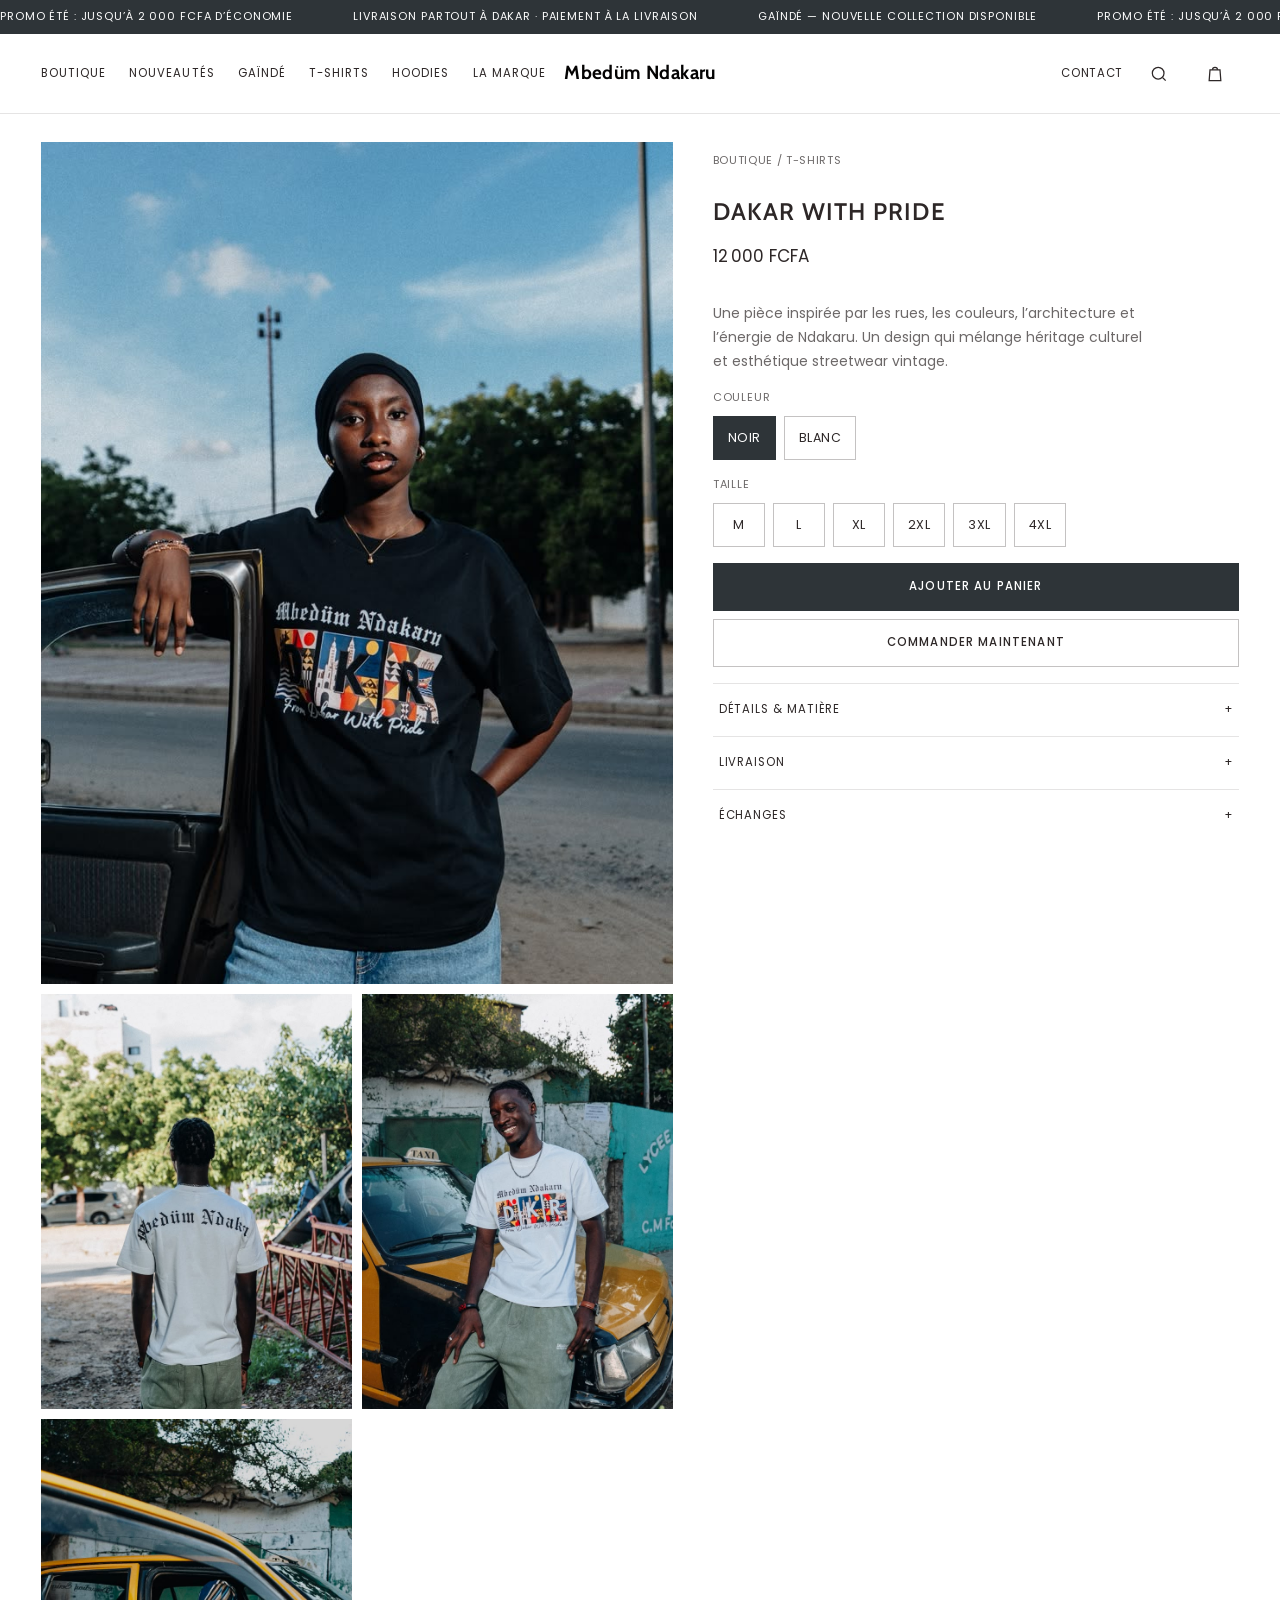
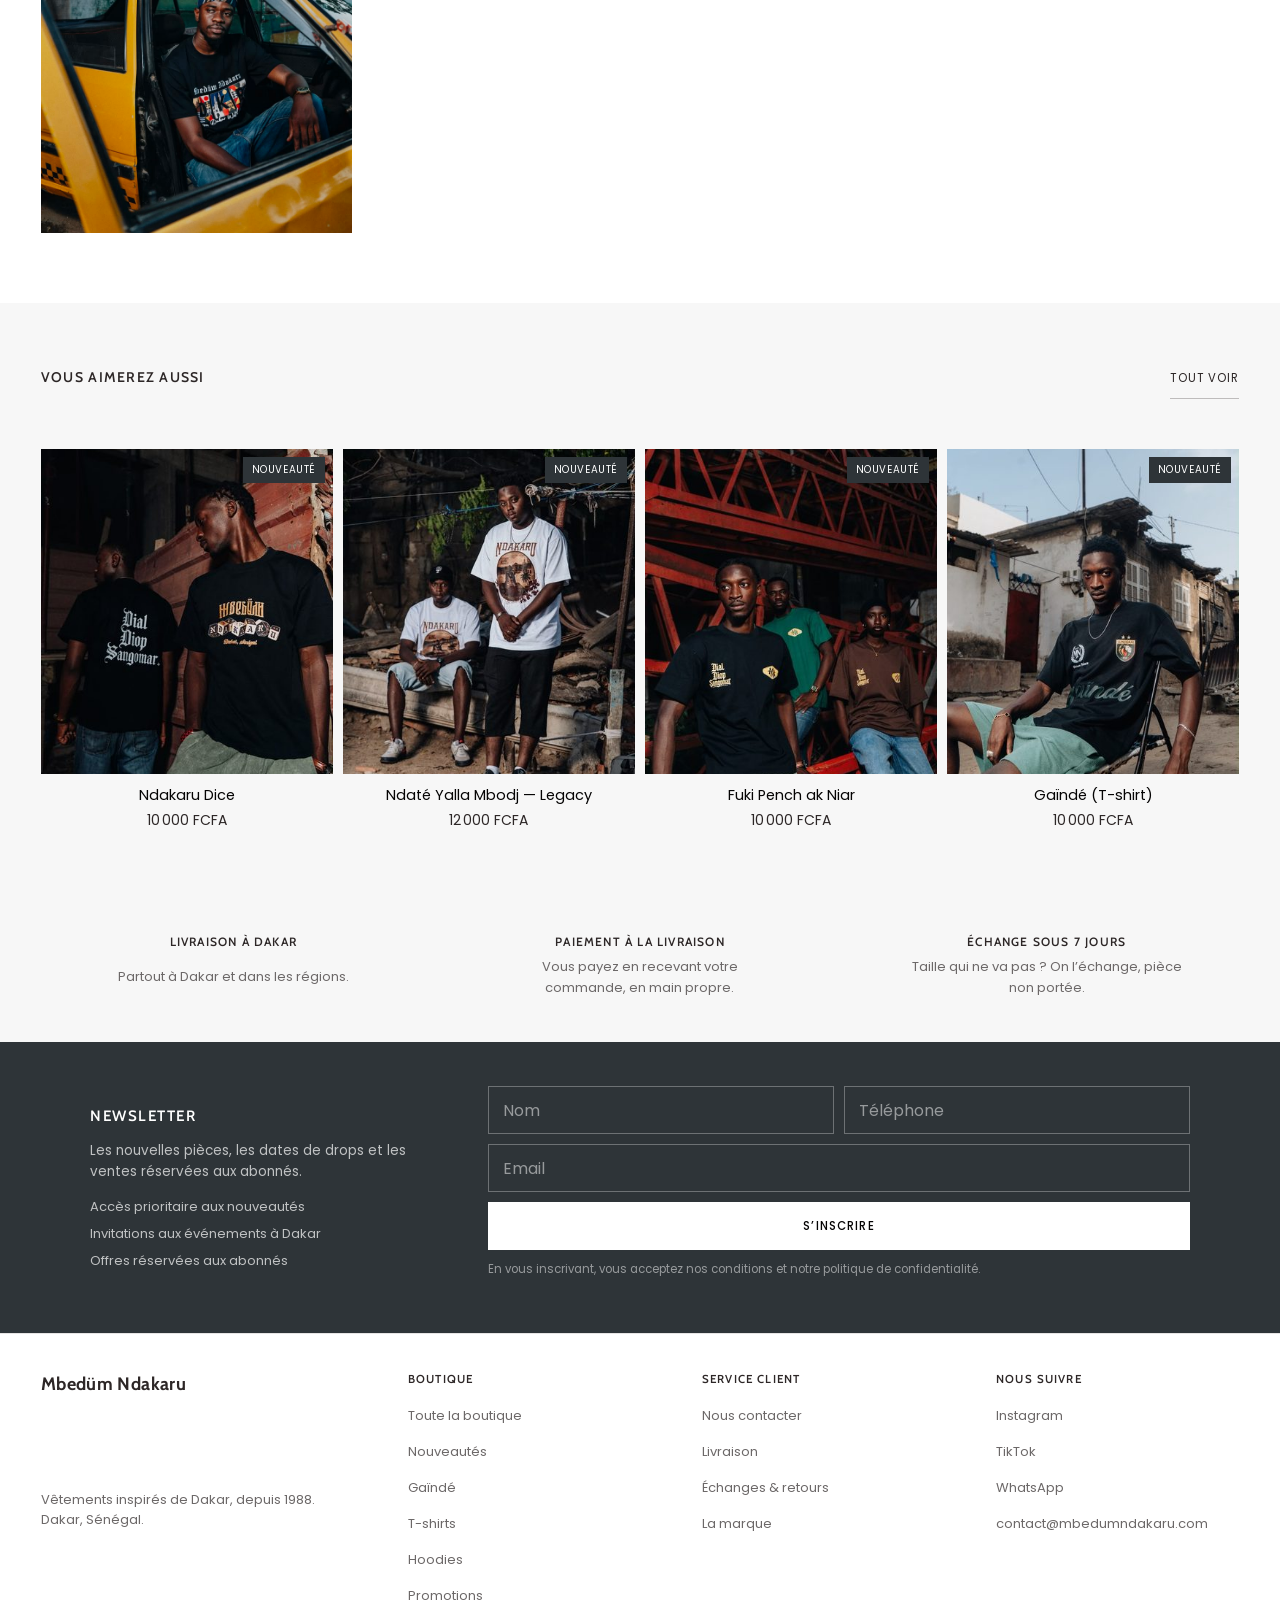
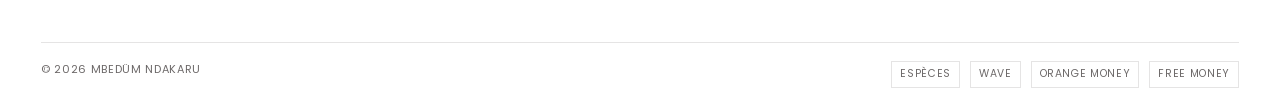
<file: produit.html>
<!doctype html>
<html lang="fr">
<head>
<meta charset="utf-8">
<meta name="viewport" content="width=device-width, initial-scale=1">
<title>Produit — Mbedüm Ndakaru</title>
<meta name="description" content="Pièce Mbedüm Ndakaru : sérigraphie inspirée de Dakar, coton lourd, coupe unisexe.">
<link rel="preconnect" href="https://fonts.googleapis.com">
<link rel="preconnect" href="https://fonts.gstatic.com" crossorigin>
<link href="https://fonts.googleapis.com/css2?family=Cabin:wght@500;600;700&family=Poppins:wght@300;400;500;600&display=swap" rel="stylesheet">
<link rel="stylesheet" href="assets/css/style.css">
</head>
<body>

<!-- barre d'annonce -->
<div class="bar" data-bar>
  <div class="bar__marquee"><span>Promo été : jusqu’à 2 000 FCFA d’économie</span><span>Livraison partout à Dakar · paiement à la livraison</span><span>Gaïndé — nouvelle collection disponible</span><span>Promo été : jusqu’à 2 000 FCFA d’économie</span><span>Livraison partout à Dakar · paiement à la livraison</span><span>Gaïndé — nouvelle collection disponible</span></div>
</div>

<!-- en-tête -->
<header class="header">
  <nav class="header__nav">
    <button class="burger" type="button" data-open="data-menu" aria-label="Ouvrir le menu"><svg class="icon" viewBox="0 0 24 24" aria-hidden="true"><path d="M4 7h16M4 12h16M4 17h10"/></svg></button>
    <a data-edit="commun.header.1" href="boutique.html">Boutique</a>
    <a href="boutique.html?cat=nouveau">Nouveautés</a>
    <a href="boutique.html?cat=gainde">Gaïndé</a>
    <a href="boutique.html?cat=tshirts">T-shirts</a>
    <a href="boutique.html?cat=hoodies">Hoodies</a>
    <a data-edit="commun.header.2" href="marque.html">La marque</a>
  </nav>
  <a data-edit="commun.header.3" class="logo" href="index.html">Mbedüm Ndakaru</a>
  <div class="header__utils">
    <a data-edit="commun.header.4" href="contact.html">Contact</a>
    <button type="button" data-open="data-search" aria-label="Rechercher"><svg class="icon" viewBox="0 0 24 24" aria-hidden="true"><circle cx="11" cy="11" r="7"/><path d="m20 20-3.5-3.5"/></svg></button>
    <button type="button" data-open="data-cart-drawer" aria-label="Ouvrir le panier"><svg class="icon" viewBox="0 0 24 24" aria-hidden="true"><path d="M6 7h12l1 13H5L6 7Z"/><path d="M9 7a3 3 0 0 1 6 0"/></svg><span class="count" data-cart-count></span></button>
  </div>
</header>

<main data-pdp>
  <div class="pdp">
    <div class="pdp__gallery" data-pdp-gallery></div>

    <div class="pdp__panel">
      <p class="pdp__crumb"><a data-edit="produit.1.1" href="boutique.html">Boutique</a> / <a data-pdp-cat href="boutique.html">T-shirts</a></p>
      <h1 class="pdp__title" data-pdp-title></h1>
      <p class="pdp__price" data-pdp-price></p>
      <p class="pdp__save" data-pdp-save></p>
      <p class="pdp__desc" data-pdp-desc></p>

      <div class="pdp__group">
        <span data-edit="produit.1.2" class="pdp__label">Couleur</span>
        <div class="opts" data-pdp-colors></div>
      </div>

      <div class="pdp__group">
        <span class="pdp__label"><span>Taille</span><span style="color:var(--sale)" data-size-error></span></span>
        <div class="opts" data-pdp-sizes></div>
      </div>

      <div class="pdp__actions">
        <button class="btn btn--wide" type="button" data-add>Ajouter au panier</button>
        <button class="btn btn--outline btn--wide" type="button" data-buy>Commander maintenant</button>
      </div>

      <div>
        <div class="acc">
          <button class="acc__btn" type="button"><span data-edit="produit.1.3">Détails &amp; matière</span><span>+</span></button>
          <div data-edit="produit.1.4" class="acc__panel">
            Coton lourd peigné, coupe unisexe légèrement oversize. Sérigraphie et broderie réalisées à Dakar.
            Lavage à 30°, à l’envers. Repassage doux, jamais sur l’impression.
          </div>
        </div>
        <div class="acc">
          <button class="acc__btn" type="button"><span data-edit="produit.1.5">Livraison</span><span>+</span></button>
          <div data-edit="produit.1.6" class="acc__panel">
            Livraison à Dakar et dans les régions. Paiement à la livraison possible.
            Les délais et les frais sont confirmés par WhatsApp au moment de la commande.
          </div>
        </div>
        <div class="acc">
          <button class="acc__btn" type="button"><span data-edit="produit.1.7">Échanges</span><span>+</span></button>
          <div data-edit="produit.1.8" class="acc__panel">
            Échange de taille sous 7 jours, pièce non portée et non lavée, dans son emballage d’origine.
            Écrivez-nous au +221 78 927 15 31.
          </div>
        </div>
      </div>
    </div>
  </div>

  <section class="section section--accent">
    <div class="section__head">
      <h2 data-edit="produit.2.1" class="section__title">Vous aimerez aussi</h2>
      <a data-edit="produit.2.2" class="link-more" href="boutique.html">Tout voir</a>
    </div>
    <div class="grid" data-grid="all" data-related data-limit="4"></div>
  </section>
</main>

<!-- réassurance -->
<section class="assurance">
  <div class="assurance__item">
    <h3 data-edit="commun.assurance.1" class="assurance__title">Livraison à Dakar</h3>
    <p data-edit="commun.assurance.2" class="assurance__text">Partout à Dakar et dans les régions.</p>
  </div>
  <div class="assurance__item">
    <h3 data-edit="commun.assurance.3" class="assurance__title">Paiement à la livraison</h3>
    <p data-edit="commun.assurance.4" class="assurance__text">Vous payez en recevant votre commande, en main propre.</p>
  </div>
  <div class="assurance__item">
    <h3 data-edit="commun.assurance.5" class="assurance__title">Échange sous 7 jours</h3>
    <p data-edit="commun.assurance.6" class="assurance__text">Taille qui ne va pas ? On l’échange, pièce non portée.</p>
  </div>
</section>

<!-- newsletter -->
<section class="member">
  <div class="member__inner">
    <div>
      <h2 data-edit="commun.member.1" class="member__title">Newsletter</h2>
      <p data-edit="commun.member.2" class="member__text">Les nouvelles pièces, les dates de drops et les ventes réservées aux abonnés.</p>
      <ul class="member__list">
        <li data-edit="commun.member.3">Accès prioritaire aux nouveautés</li>
        <li data-edit="commun.member.4">Invitations aux événements à Dakar</li>
        <li data-edit="commun.member.5">Offres réservées aux abonnés</li>
      </ul>
    </div>
    <form class="form" data-fake-form data-ok="Merci, votre inscription est enregistrée.">
      <div class="form__row">
        <input class="field" type="text" name="nom" placeholder="Nom" required>
        <input class="field" type="tel" name="tel" placeholder="Téléphone">
      </div>
      <input class="field" type="email" name="email" placeholder="Email" required>
      <button class="btn btn--wide" type="submit">S’inscrire</button>
      <p data-edit="commun.member.6" class="form__note">En vous inscrivant, vous acceptez nos conditions et notre politique de confidentialité.</p>
      <p class="form__ok" data-form-ok></p>
    </form>
  </div>
</section>

<!-- pied de page -->
<footer class="footer">
  <div class="footer__cols">
    <div class="footer__brand">
      <div data-edit="commun.footer.1" class="footer__word">Mbedüm Ndakaru</div>
      <p data-edit="commun.footer.2" class="footer__tag">Vêtements inspirés de Dakar, depuis 1988.<br>Dakar, Sénégal.</p>
    </div>
    <div>
      <h4 data-edit="commun.footer.3">Boutique</h4>
      <ul>
        <li><a data-edit="commun.footer.4" href="boutique.html">Toute la boutique</a></li>
        <li><a href="boutique.html?cat=nouveau">Nouveautés</a></li>
        <li><a href="boutique.html?cat=gainde">Gaïndé</a></li>
        <li><a href="boutique.html?cat=tshirts">T-shirts</a></li>
        <li><a href="boutique.html?cat=hoodies">Hoodies</a></li>
        <li><a href="boutique.html?cat=promo">Promotions</a></li>
      </ul>
    </div>
    <div>
      <h4 data-edit="commun.footer.5">Service client</h4>
      <ul>
        <li><a data-edit="commun.footer.6" href="contact.html">Nous contacter</a></li>
        <li><a data-edit="commun.footer.7" href="contact.html#livraison">Livraison</a></li>
        <li><a data-edit="commun.footer.8" href="contact.html#retours">Échanges &amp; retours</a></li>
        <li><a data-edit="commun.footer.9" href="marque.html">La marque</a></li>
      </ul>
    </div>
    <div>
      <h4 data-edit="commun.footer.10">Nous suivre</h4>
      <ul>
        <li><a data-edit="commun.footer.11" href="https://www.instagram.com/mbedum_ndakaru" target="_blank" rel="noopener">Instagram</a></li>
        <li><a data-edit="commun.footer.12" href="https://www.tiktok.com/@mbedum_ndakaru" target="_blank" rel="noopener">TikTok</a></li>
        <li><a data-edit="commun.footer.13" href="https://wa.me/221789271531" target="_blank" rel="noopener">WhatsApp</a></li>
        <li><a data-edit="commun.footer.14" href="mailto:contact@mbedumndakaru.com">contact@mbedumndakaru.com</a></li>
      </ul>
    </div>
  </div>
  <div class="footer__bottom">
    <span>© <span data-year>2025</span> Mbedüm Ndakaru</span>
    <span class="footer__pay"><span>Espèces</span><span>Wave</span><span>Orange Money</span><span>Free Money</span></span>
  </div>
</footer>

<!-- panneaux -->
<div class="scrim" data-scrim></div>

<aside class="drawer" data-cart-drawer aria-label="Panier">
  <div class="drawer__head">
    <span>Panier <span class="count" data-cart-count></span></span>
    <button type="button" data-close aria-label="Fermer">✕</button>
  </div>
  <div class="drawer__body" data-cart-body></div>
  <div class="drawer__foot">
    <div class="drawer__total"><span>Total</span><span data-cart-total>0 FCFA</span></div>
    <button class="btn btn--wide" type="button" data-checkout disabled>Commander sur WhatsApp</button>
    <p data-edit="commun.drawer.1" class="drawer__note">Frais de livraison confirmés lors de la commande.</p>
  </div>
</aside>

<nav class="menu" data-menu aria-label="Menu">
  <div class="drawer__head">
    <span>Menu</span>
    <button type="button" data-close aria-label="Fermer">✕</button>
  </div>
  <div class="menu__body">
    <a data-edit="commun.menu.1" href="index.html">Accueil</a>
    <a data-edit="commun.menu.2" href="boutique.html">Toute la boutique</a>
    <a href="boutique.html?cat=nouveau">Nouveautés</a>
    <a href="boutique.html?cat=gainde">Gaïndé</a>
    <a href="boutique.html?cat=tshirts">T-shirts</a>
    <a href="boutique.html?cat=hoodies">Hoodies</a>
    <a data-edit="commun.menu.3" href="boutique.html?cat=promo">Promotions</a>
    <a data-edit="commun.menu.4" href="marque.html">La marque</a>
    <a data-edit="commun.menu.5" href="contact.html">Contact</a>
  </div>
</nav>

<div class="search" data-search aria-label="Recherche">
  <div class="search__bar">
    <input class="search__input" type="search" placeholder="Rechercher une pièce" aria-label="Rechercher">
    <button type="button" data-close aria-label="Fermer">✕</button>
  </div>
  <div class="search__results" data-search-results></div>
</div>

<script src="assets/js/config.js"></script>
<script src="data/images.js"></script>
<script src="data/products.js"></script>
<script src="assets/js/db.js"></script>
<script src="assets/js/app.js"></script>
</body>
</html>
</file>
<file: assets/css/style.css>
/* ==========================================================================
   mbedüm:ndakaru — boutique

   MOBILE FIRST : la base s'écrit pour le téléphone, les media queries
   n'élargissent qu'ensuite (min-width 720px puis 1000px).
   ========================================================================== */

:root {
  --bg: #ffffff;
  --bg-accent: #f7f7f7;
  --text: #2d2727;
  --text-dark: #040303;
  --text-light: #6c6868;
  --line: rgba(45, 39, 39, .12);
  --line-strong: rgba(45, 39, 39, .28);
  --a5: rgba(45, 39, 39, .05);

  --primary: #2e3438;                /* boutons pleins, sections sombres */
  --primary-hover: #1b2023;
  --inverse-bg: #2e3438;
  --inverse-text: #ffffff;
  --inverse-text-light: #c0c2c3;

  --sale: #b4471f;                   /* prix remisé, badges promo */
  --accent: #d2815f;                 /* terracotta, rappels chauds */

  --font: "Poppins", -apple-system, BlinkMacSystemFont, "Helvetica Neue", Arial, sans-serif;
  --font-head: "Cabin", "Poppins", -apple-system, "Helvetica Neue", Arial, sans-serif;

  --header-h: 56px;
  --bar-h: 34px;
  --gap: 10px;
  --pad: 16px;
  --tap: 44px;
  --safe-b: env(safe-area-inset-bottom, 0px);
  --ease: cubic-bezier(.22, .61, .36, 1);
}

*, *::before, *::after { box-sizing: border-box; }

html { -webkit-text-size-adjust: 100%; scroll-behavior: smooth; }

body {
  margin: 0;
  background: var(--bg);
  color: var(--text);
  font-family: var(--font);
  font-size: 14.5px;
  line-height: 1.6;
  font-weight: 400;
  -webkit-font-smoothing: antialiased;
  overflow-x: hidden;
}

body.is-locked { overflow: hidden; }

img { display: block; max-width: 100%; }
a { color: inherit; text-decoration: none; -webkit-tap-highlight-color: rgba(45, 39, 39, .08); }
button {
  font: inherit; color: inherit; background: none; border: 0; cursor: pointer;
  -webkit-tap-highlight-color: rgba(45, 39, 39, .08);
}
input, select, textarea { font: inherit; color: inherit; font-size: 16px; }
h1, h2, h3, h4 { margin: 0; font-family: var(--font-head); font-weight: 600; }
p { margin: 0; }
ul { margin: 0; padding: 0; list-style: none; }

::selection { background: var(--primary); color: #fff; }
:focus-visible { outline: 2px solid var(--primary); outline-offset: 2px; }

/* Titres de section : capitales espacées, discrets — la marque parle par l'image */
.h-sec {
  font-family: var(--font-head);
  font-size: 14px;
  font-weight: 600;
  letter-spacing: .09em;
  text-transform: uppercase;
}

/* ---------- barre d'annonce défilante ---------- */

.bar {
  position: relative;
  z-index: 60;
  height: var(--bar-h);
  display: flex;
  align-items: center;
  overflow: hidden;
  background: var(--primary);
  color: #fff;
  font-size: 11px;
  letter-spacing: .08em;
  text-transform: uppercase;
}
.bar__marquee { display: flex; gap: 60px; white-space: nowrap; will-change: transform; animation: marquee 26s linear infinite; }
.bar:hover .bar__marquee { animation-play-state: paused; }
.bar__marquee span { flex: 0 0 auto; }
@keyframes marquee { from { transform: translateX(0); } to { transform: translateX(-50%); } }
.bar.is-hidden { display: none; }

/* ---------- en-tête ---------- */

.header {
  position: sticky;
  top: 0;
  z-index: 50;
  height: var(--header-h);
  display: grid;
  grid-template-columns: auto 1fr auto;
  align-items: center;
  gap: 10px;
  padding: 0 var(--pad);
  background: var(--bg);
  border-bottom: 1px solid var(--line);
}

.header__nav, .header__utils { display: flex; align-items: center; gap: 14px; }
.header__utils { justify-content: flex-end; }
.header__nav a {
  display: none;
  font-size: 11.5px;
  letter-spacing: .09em;
  text-transform: uppercase;
  color: var(--text);
  padding: 4px 0;
  border-bottom: 1px solid transparent;
}
.header__nav a.is-active { border-color: var(--text); }
.header__utils button, .header__utils a {
  display: inline-flex; align-items: center; justify-content: center; gap: 5px;
  min-width: var(--tap); min-height: var(--tap);
  font-size: 11.5px; letter-spacing: .06em; text-transform: uppercase;
}
.header__utils > a[href="contact.html"] { display: none; }
.icon { width: 20px; height: 20px; stroke: currentColor; fill: none; stroke-width: 1.5; }
.count { font-variant-numeric: tabular-nums; font-size: 11px; }

.burger { display: inline-flex; align-items: center; justify-content: center; width: var(--tap); height: var(--tap); margin-left: -10px; }

.logo {
  justify-self: center;
  display: inline-flex; align-items: center;
  min-height: var(--tap);
  font-family: var(--font-head);
  font-size: 17px; font-weight: 700; letter-spacing: .02em;
  color: var(--text-dark);
  white-space: nowrap;
}

/* ---------- hero ---------- */

.hero {
  position: relative;
  min-height: 300px;
  display: grid;
  place-items: center;
  overflow: hidden;
  background: var(--bg-accent);
  text-align: center;
}
.hero__media { position: absolute; inset: 0; }
.hero__media img { width: 100%; height: 100%; object-fit: cover; }
.hero__media::after { content: ""; position: absolute; inset: 0; background: rgba(0, 0, 0, .42); }
.hero__inner {
  position: relative;
  padding: 56px var(--pad);
  color: #fff;
  display: grid;
  justify-items: center;
  gap: 14px;
  max-width: 720px;
}
.hero__title {
  font-size: clamp(21px, 6vw, 40px);
  line-height: 1.25;
  letter-spacing: .06em;
  text-transform: uppercase;
  font-weight: 600;
}
.hero__rule { width: 46px; height: 2px; background: #fff; opacity: .9; }
.hero__sub { font-size: 14px; opacity: .92; }

/* ---------- boutons ---------- */

.btn {
  display: inline-flex;
  align-items: center;
  justify-content: center;
  min-height: 48px;
  padding: 0 28px;
  border: 1px solid var(--primary);
  background: var(--primary);
  color: #fff;
  font-size: 11.5px;
  font-weight: 500;
  letter-spacing: .1em;
  text-transform: uppercase;
  white-space: nowrap;
  transition: background .25s var(--ease), color .25s var(--ease), border-color .25s var(--ease);
}
.btn--outline { background: transparent; color: var(--text); border-color: var(--line-strong); }
.btn--light { background: #fff; color: var(--text-dark); border-color: #fff; }
.btn--wide { width: 100%; }
.btn[disabled] { opacity: .4; pointer-events: none; }
.btn:active { transform: scale(.99); }

.link-more {
  display: inline-flex; align-items: center; gap: 6px;
  min-height: 40px;
  font-size: 11.5px; letter-spacing: .08em; text-transform: uppercase;
  border-bottom: 1px solid var(--line-strong);
}

/* ---------- sections ---------- */

.section { padding: 44px var(--pad); }
.section--flush { padding-left: 0; padding-right: 0; }
.section--accent { background: var(--bg-accent); }
.section__head {
  display: flex; align-items: baseline; justify-content: space-between;
  gap: 16px; margin-bottom: 28px;
}
.section--flush .section__head { padding: 0 var(--pad); }
.section__title { font-size: 14px; letter-spacing: .09em; text-transform: uppercase; }

/* ---------- grille produits ---------- */

.grid { display: grid; grid-template-columns: repeat(2, minmax(0, 1fr)); gap: 26px var(--gap); }

.card { position: relative; display: block; text-align: center; }
.card__frame { position: relative; overflow: hidden; background: var(--bg-accent); }
.card__media { display: block; position: relative; aspect-ratio: 9 / 10; }
.card__media img {
  position: absolute; inset: 0;
  width: 100%; height: 100%;
  object-fit: cover;
  transition: opacity .45s var(--ease);
}
.card__media img.card__alt { opacity: 0; }

.card__badge {
  position: absolute;
  top: 8px; right: 8px;
  z-index: 2;
  max-width: calc(100% - 16px);
  background: #fff;
  color: var(--text-light);
  padding: 5px 9px;
  font-size: 10px;
  letter-spacing: .06em;
  text-transform: uppercase;
  overflow: hidden;
  text-overflow: ellipsis;
  white-space: nowrap;
}
.card__badge--new { background: var(--primary); color: #fff; }

.card__quick { display: none; }

.card__info { display: grid; gap: 4px; padding-top: 12px; }
.card__name { font-size: 14.5px; color: var(--text-dark); line-height: 1.35; }
.card__price { display: flex; justify-content: center; gap: 8px; align-items: baseline; font-size: 14px; }
.card__price s { color: var(--text-light); }
.card__price .now { color: var(--sale); }

/* tuile « voir la collection » en fin de rangée */
.card--collection {
  display: grid; place-items: center;
  background: var(--bg-accent);
  aspect-ratio: 9 / 10;
  font-size: 11.5px; letter-spacing: .08em; text-transform: uppercase;
  color: var(--text);
  padding: 20px;
  text-align: center;
}

/* ---------- carrousel ---------- */

.carousel { position: relative; }
.carousel__track {
  display: flex;
  gap: var(--gap);
  overflow-x: auto;
  scroll-snap-type: x mandatory;
  -webkit-overflow-scrolling: touch;
  scrollbar-width: none;
  padding: 0 var(--pad);
}
.carousel__track::-webkit-scrollbar { display: none; }
.carousel__track > * { flex: 0 0 62%; scroll-snap-align: start; }
.carousel__nav { display: none; }

/* ---------- éditorial ---------- */

.split { display: grid; grid-template-columns: 1fr; gap: var(--gap); padding: 0 var(--pad); }
.tile { display: block; position: relative; overflow: hidden; background: var(--bg-accent); }
.tile img { width: 100%; aspect-ratio: 4 / 5; object-fit: cover; }
.tile__body {
  position: absolute; inset: auto 0 0 0;
  padding: 20px;
  color: #fff;
  background: linear-gradient(0deg, rgba(0,0,0,.6), rgba(0,0,0,0));
  display: grid; gap: 10px; justify-items: center;
  text-align: center;
}
.tile__title { font-size: 16px; letter-spacing: .08em; text-transform: uppercase; }
.tile__text { font-size: 13px; opacity: .9; }

/* ---------- bandeau pleine largeur ---------- */

.banner {
  position: relative;
  min-height: 340px;
  display: grid; place-items: center;
  overflow: hidden;
  background: var(--bg-accent);
  text-align: center;
}
.banner img { position: absolute; inset: 0; width: 100%; height: 100%; object-fit: cover; }
.banner::after { content: ""; position: absolute; inset: 0; background: rgba(0, 0, 0, .45); }
.banner__body {
  position: relative; z-index: 2;
  padding: 48px var(--pad);
  color: #fff;
  display: grid; gap: 12px; justify-items: center;
  max-width: 620px;
}
.banner__kicker { font-size: 11px; letter-spacing: .14em; text-transform: uppercase; opacity: .85; }
.banner__title { font-size: clamp(20px, 5.5vw, 34px); letter-spacing: .06em; text-transform: uppercase; line-height: 1.25; }
.banner__text { font-size: 13.5px; opacity: .9; }

/* ---------- mosaïque ---------- */

.mosaic {
  display: grid; grid-template-columns: repeat(2, 1fr);
  grid-auto-rows: 44vw; gap: var(--gap); padding: 0 var(--pad);
}
.mosaic figure { margin: 0; position: relative; overflow: hidden; background: var(--bg-accent); }
.mosaic img { width: 100%; height: 100%; object-fit: cover; }
.mosaic figcaption {
  position: absolute; left: 10px; bottom: 10px;
  background: #fff; padding: 4px 9px;
  font-size: 10px; letter-spacing: .06em; text-transform: uppercase;
}
.mosaic .m-tall { grid-row: span 2; }
.mosaic .m-wide, .mosaic .m-big { grid-column: span 2; }

/* ---------- bandeau d'en-tête ---------- */

.pagehead {
  position: relative; min-height: 200px;
  display: grid; place-items: center;
  overflow: hidden; background: var(--bg-accent);
  text-align: center;
}
.pagehead img { position: absolute; inset: 0; width: 100%; height: 100%; object-fit: cover; }
.pagehead::after { content: ""; position: absolute; inset: 0; background: rgba(0, 0, 0, .45); }
.pagehead__body { position: relative; z-index: 2; padding: 36px var(--pad); color: #fff; display: grid; gap: 10px; justify-items: center; }
.pagehead__title { font-size: clamp(20px, 6vw, 34px); letter-spacing: .07em; text-transform: uppercase; }
.pagehead__sub { font-size: 13.5px; opacity: .9; max-width: 46ch; }

/* ---------- réassurance ---------- */

.assurance {
  display: grid; grid-template-columns: 1fr; gap: 22px;
  padding: 36px var(--pad);
  background: var(--bg-accent);
  text-align: center;
}
.assurance__item { display: grid; gap: 6px; justify-items: center; }
.assurance__title { font-size: 12px; letter-spacing: .1em; text-transform: uppercase; }
.assurance__text { font-size: 13px; color: var(--text-light); max-width: 34ch; }

/* ---------- newsletter ---------- */

.member { background: var(--inverse-bg); color: var(--inverse-text); padding: 44px var(--pad); }
.member__inner { display: grid; grid-template-columns: 1fr; gap: 24px; align-items: center; max-width: 1100px; margin: 0 auto; text-align: center; }
.member__title { font-size: 15px; letter-spacing: .1em; text-transform: uppercase; margin-bottom: 12px; }
.member__text { font-size: 13.5px; color: var(--inverse-text-light); }
.member__list { display: grid; gap: 6px; font-size: 13px; color: var(--inverse-text-light); margin-top: 14px; }

.form { display: grid; gap: 10px; }
.form__row { display: grid; grid-template-columns: 1fr; gap: 10px; }
.field {
  min-height: 48px;
  padding: 0 14px;
  background: transparent;
  border: 1px solid rgba(255, 255, 255, .3);
  color: #fff;
  outline: none;
  border-radius: 0;
  -webkit-appearance: none;
}
.field::placeholder { color: rgba(255, 255, 255, .5); }
.field:focus { border-color: #fff; }
.form .btn { background: #fff; color: var(--text-dark); border-color: #fff; }
.form__note { font-size: 11.5px; color: rgba(255, 255, 255, .5); }
.form__ok { font-size: 13px; }

.form--light .field { border-color: var(--line-strong); color: var(--text); }
.form--light .field::placeholder { color: var(--text-light); }
.form--light .field:focus { border-color: var(--text); }
.form--light .btn { background: var(--primary); color: #fff; border-color: var(--primary); }
.form--light .form__note { color: var(--text-light); }
textarea.field { min-height: 140px; padding: 14px; resize: vertical; }

/* ---------- pied de page ---------- */

.footer { border-top: 1px solid var(--line); padding: 36px var(--pad) calc(24px + var(--safe-b)); }
.footer__cols { display: grid; grid-template-columns: 1fr; gap: 26px; }
.footer h4 { font-size: 11.5px; letter-spacing: .1em; text-transform: uppercase; margin-bottom: 10px; }
.footer li a { display: inline-flex; align-items: center; min-height: 36px; font-size: 13px; color: var(--text-light); }
.footer__brand { display: grid; gap: 8px; }
.footer__word { font-family: var(--font-head); font-size: 18px; font-weight: 700; letter-spacing: .02em; }
.footer__tag { font-size: 13px; color: var(--text-light); }
.footer__bottom {
  margin-top: 28px; padding-top: 18px;
  border-top: 1px solid var(--line);
  display: flex; flex-wrap: wrap; gap: 10px 20px; justify-content: space-between;
  font-size: 11px; letter-spacing: .06em; text-transform: uppercase; color: var(--text-light);
}
.footer__pay { display: flex; gap: 10px; flex-wrap: wrap; font-size: 10.5px; }
.footer__pay span { border: 1px solid var(--line); padding: 4px 8px; }

/* ---------- tiroirs / superpositions ---------- */

.scrim {
  position: fixed; inset: 0; z-index: 90;
  background: rgba(4, 3, 3, .45);
  opacity: 0; pointer-events: none;
  transition: opacity .3s var(--ease);
}
.scrim.is-open { opacity: 1; pointer-events: auto; }

.drawer {
  position: fixed; top: 0; right: 0; bottom: 0; z-index: 100;
  width: 100vw;
  background: var(--bg);
  display: flex; flex-direction: column;
  transform: translateX(101%);
  transition: transform .38s var(--ease);
}
.drawer.is-open { transform: none; }
.drawer__head {
  display: flex; align-items: center; justify-content: space-between;
  padding: 12px var(--pad);
  min-height: var(--header-h);
  border-bottom: 1px solid var(--line);
  font-size: 12px; letter-spacing: .1em; text-transform: uppercase;
}
.drawer__head button { width: var(--tap); height: var(--tap); display: grid; place-items: center; margin-right: -10px; }
.drawer__body { flex: 1; overflow-y: auto; padding: 8px var(--pad); }
.drawer__foot { border-top: 1px solid var(--line); padding: 14px var(--pad) calc(18px + var(--safe-b)); display: grid; gap: 12px; }
.drawer__total { display: flex; justify-content: space-between; font-size: 14px; font-weight: 500; }
.drawer__note { font-size: 11.5px; color: var(--text-light); text-align: center; }
.checkout { display: grid; gap: 8px; }
.checkout .field { min-height: 44px; font: inherit; font-size: 14px; }
.checkout__error { margin: 0; font-size: 12.5px; color: var(--sale); }
.checkout__error:empty { display: none; }
.checkout-done { padding: 28px 0; display: grid; gap: 10px; text-align: center; font-size: 13.5px; color: var(--text-light); }
.checkout-done p { margin: 0; }
.checkout-done strong { color: var(--text-dark); }
.checkout-done__title { font-family: var(--font-head); font-size: 20px; color: var(--text-dark); }
.checkout-done .btn { margin-top: 8px; }
.drawer__empty { color: var(--text-light); font-size: 13.5px; padding: 40px 0; text-align: center; }

.line-item { display: grid; grid-template-columns: 72px 1fr; gap: 14px; padding: 14px 0; border-bottom: 1px solid var(--line); }
.line-item:last-child { border-bottom: 0; }
.line-item img { width: 72px; aspect-ratio: 3/4; object-fit: cover; background: var(--bg-accent); }
.line-item__body { display: grid; gap: 3px; align-content: start; }
.line-item__name { display: inline-flex; align-items: center; min-height: 34px; font-size: 13.5px; }
.line-item__meta { font-size: 12px; color: var(--text-light); }
.line-item__row { display: flex; align-items: center; justify-content: space-between; margin-top: 8px; }
.qty { display: inline-flex; align-items: center; border: 1px solid var(--line); }
.qty button { width: 42px; height: 42px; display: grid; place-items: center; font-size: 16px; }
.qty span { min-width: 30px; text-align: center; font-size: 14px; font-variant-numeric: tabular-nums; }
.line-item__remove {
  display: inline-flex; align-items: center; min-height: 42px;
  font-size: 11.5px; letter-spacing: .06em; text-transform: uppercase; color: var(--text-light);
  border-bottom: 1px solid var(--line);
}

/* recherche */
.search {
  position: fixed; inset: 0; z-index: 100;
  background: var(--bg);
  padding: 0 var(--pad) var(--pad);
  overflow-y: auto;
  opacity: 0; pointer-events: none;
  transition: opacity .25s var(--ease);
}
.search.is-open { opacity: 1; pointer-events: auto; }
.search__bar { display: flex; align-items: center; gap: 12px; min-height: var(--header-h); border-bottom: 1px solid var(--line); }
.search__input { flex: 1; min-width: 0; border: 0; background: transparent; outline: none; font-size: 18px; }
.search__input::placeholder { color: var(--text-light); }
.search__bar button { width: var(--tap); height: var(--tap); display: grid; place-items: center; margin-right: -10px; }
.search__results { padding-top: 22px; }
.search__empty { color: var(--text-light); font-size: 13.5px; padding: 30px 0; }

/* notification */
.toast {
  position: fixed; left: var(--pad); right: var(--pad); bottom: calc(20px + var(--safe-b));
  transform: translateY(20px);
  z-index: 110;
  background: var(--primary); color: #fff;
  padding: 14px 18px;
  font-size: 12px; letter-spacing: .04em;
  text-align: center;
  opacity: 0; pointer-events: none;
  transition: opacity .3s var(--ease), transform .3s var(--ease);
}
.toast.is-open { opacity: 1; transform: none; }

/* ---------- boutique ---------- */

.filters {
  position: sticky; top: var(--header-h); z-index: 20;
  background: var(--bg);
  border-bottom: 1px solid var(--line);
  padding: 10px 0;
}
.filters__chips {
  display: flex; gap: 8px;
  overflow-x: auto; scrollbar-width: none;
  padding: 0 var(--pad);
}
.filters__chips::-webkit-scrollbar { display: none; }
.chip {
  flex: 0 0 auto;
  min-height: 40px;
  border: 1px solid var(--line-strong);
  padding: 0 16px;
  font-size: 11.5px; letter-spacing: .08em; text-transform: uppercase;
  transition: background .2s var(--ease), color .2s var(--ease), border-color .2s var(--ease);
}
.chip.is-on { background: var(--primary); border-color: var(--primary); color: #fff; }
.filters__row { display: flex; align-items: center; justify-content: space-between; gap: 12px; padding: 10px var(--pad) 0; }
.filters__spacer { display: none; }
.filters__count { font-size: 11.5px; letter-spacing: .06em; text-transform: uppercase; color: var(--text-light); }
.select { border: 1px solid var(--line-strong); min-height: 40px; padding: 0 10px; background: transparent; outline: none; font-size: 13px; border-radius: 0; }

/* ---------- fiche produit ---------- */

.pdp { display: grid; grid-template-columns: 1fr; gap: 22px; padding: 16px var(--pad) 48px; align-items: start; }
.pdp__gallery {
  display: flex; gap: var(--gap);
  overflow-x: auto; scroll-snap-type: x mandatory;
  scrollbar-width: none;
  margin: 0 calc(-1 * var(--pad)); padding: 0 var(--pad);
}
.pdp__gallery::-webkit-scrollbar { display: none; }
.pdp__gallery img {
  flex: 0 0 88%; width: 88%;
  scroll-snap-align: center;
  aspect-ratio: 3/4; object-fit: cover; background: var(--bg-accent);
}
.pdp__gallery img:last-child { margin-right: var(--pad); }

.pdp__panel { display: grid; gap: 16px; padding-bottom: 130px; }
.pdp__crumb { font-size: 11px; letter-spacing: .06em; text-transform: uppercase; color: var(--text-light); }
.pdp__crumb a { display: inline-block; padding: 10px 0; }
.pdp__title { font-size: clamp(17px, 5vw, 24px); letter-spacing: .05em; text-transform: uppercase; line-height: 1.3; }
.pdp__price { display: flex; gap: 10px; align-items: baseline; font-size: 17px; }
.pdp__price s { color: var(--text-light); font-size: 14px; }
.pdp__price .now { color: var(--sale); }
.pdp__save { font-size: 11px; letter-spacing: .06em; text-transform: uppercase; color: var(--sale); }
.pdp__desc { font-size: 14px; color: var(--text-light); line-height: 1.7; max-width: 48ch; white-space: pre-line; }
.pdp__group { display: grid; gap: 9px; }
.pdp__label { font-size: 11px; letter-spacing: .08em; text-transform: uppercase; color: var(--text-light); display: flex; justify-content: space-between; }
.opts { display: flex; flex-wrap: wrap; gap: 8px; }
.opt {
  min-width: 52px; min-height: var(--tap);
  padding: 0 14px;
  border: 1px solid var(--line-strong);
  font-size: 12.5px; letter-spacing: .04em; text-transform: uppercase;
  transition: background .2s var(--ease), color .2s var(--ease), border-color .2s var(--ease);
}
.opt.is-on { background: var(--primary); border-color: var(--primary); color: #fff; }

.pdp__actions {
  position: sticky; bottom: 0; z-index: 15;
  display: grid; gap: 8px;
  padding: 10px 0 calc(10px + var(--safe-b));
  background: var(--bg);
  box-shadow: 0 -12px 18px -12px rgba(45, 39, 39, .2);
}

.acc { border-top: 1px solid var(--line); }
.acc__btn {
  width: 100%; display: flex; justify-content: space-between; align-items: center;
  min-height: 52px; font-size: 11.5px; letter-spacing: .08em; text-transform: uppercase;
}
.acc__panel { display: none; padding-bottom: 16px; font-size: 13.5px; color: var(--text-light); line-height: 1.7; }
.acc.is-open .acc__panel { display: block; }
.acc.is-open .acc__btn span:last-child { transform: rotate(45deg); }
.acc__btn span:last-child { transition: transform .3s var(--ease); display: inline-block; }

/* ---------- page marque ---------- */

.prose { max-width: 64ch; margin: 0 auto; display: grid; gap: 16px; }
.prose p { font-size: 14.5px; color: var(--text-light); line-height: 1.8; }
.prose h3 { font-size: 13px; letter-spacing: .1em; text-transform: uppercase; margin-top: 12px; color: var(--text); }
.lede { font-size: clamp(16px, 4.6vw, 21px) !important; color: var(--text) !important; line-height: 1.5; }

.facts { display: grid; grid-template-columns: 1fr; gap: var(--gap); padding: 0 var(--pad); }
.fact { border: 1px solid var(--line); padding: 22px; display: grid; gap: 8px; justify-items: center; text-align: center; }
.fact__k { font-family: var(--font-head); font-size: 26px; font-weight: 600; letter-spacing: .04em; }
.fact__v { font-size: 13px; color: var(--text-light); }

.contact-grid { display: grid; grid-template-columns: 1fr; gap: 30px; padding: 28px var(--pad) 48px; }
.contact-list { display: grid; gap: 20px; align-content: start; }
.contact-list__item { display: grid; gap: 4px; }
.contact-list__k { font-size: 11px; letter-spacing: .1em; text-transform: uppercase; color: var(--text-light); }
.contact-list__v { font-size: 16px; }
.contact-list__v a { border-bottom: 1px solid var(--line); }

/* menu coulissant */
.menu {
  position: fixed; top: 0; left: 0; bottom: 0; z-index: 100;
  width: min(340px, 90vw);
  background: var(--bg);
  transform: translateX(-101%);
  transition: transform .38s var(--ease);
  display: flex; flex-direction: column;
}
.menu.is-open { transform: none; }
.menu__body { padding: 8px var(--pad) var(--pad); display: grid; gap: 2px; align-content: start; overflow-y: auto; }
.menu__body a {
  display: flex; align-items: center; min-height: 52px;
  font-size: 12.5px; letter-spacing: .09em; text-transform: uppercase;
  border-bottom: 1px solid var(--line);
}

/* ==========================================================================
   ≥ 720px — tablette
   ========================================================================== */

@media (min-width: 720px) {
  :root { --header-h: 80px; --pad: clamp(20px, 3.2vw, 44px); }

  .header { grid-template-columns: 1fr auto 1fr; }
  .header__nav a { display: inline-flex; }
  .header__utils > a[href="contact.html"] { display: inline-flex; }
  .burger { display: none; }
  .header__nav { gap: clamp(12px, 1.8vw, 26px); }
  .header__nav a:hover { border-color: var(--text); }
  .logo { font-size: 19px; }

  .hero { min-height: 355px; }
  .section { padding: 56px var(--pad); }
  .section__head { margin-bottom: 50px; }
  .section--flush { padding-left: 0; padding-right: 0; }

  .grid { grid-template-columns: repeat(3, minmax(0, 1fr)); gap: 34px var(--gap); }

  .carousel__track > * { flex: 0 0 30%; }
  .carousel__nav {
    display: flex; gap: 8px;
    position: absolute; top: -46px; right: var(--pad);
  }
  .carousel__nav button {
    width: 38px; height: 38px;
    display: grid; place-items: center;
    border: 1px solid var(--line-strong);
    transition: background .2s var(--ease), color .2s var(--ease);
  }
  .carousel__nav button:hover { background: var(--primary); border-color: var(--primary); color: #fff; }

  .split { grid-template-columns: 1fr 1fr; }
  .banner { min-height: 400px; }
  .mosaic { grid-template-columns: repeat(4, 1fr); grid-auto-rows: clamp(150px, 17vw, 250px); }
  .mosaic .m-big { grid-column: span 2; grid-row: span 2; }
  .pagehead { min-height: 260px; }

  .assurance { grid-template-columns: repeat(3, 1fr); padding: 44px var(--pad); }

  .member__inner { grid-template-columns: 1.1fr 1fr; gap: 44px; text-align: left; }
  .member__inner > div:first-child { justify-self: start; }
  .form__row { grid-template-columns: 1fr 1fr; }

  .footer__cols { grid-template-columns: repeat(2, 1fr); gap: 30px; }
  .footer li a:hover { color: var(--text); }

  .drawer { width: min(420px, 100vw); }

  .filters { display: flex; align-items: center; gap: 12px; padding: 14px var(--pad); }
  .filters__chips { padding: 0; overflow: visible; flex-wrap: wrap; }
  .filters__row { padding: 0; gap: 14px; }
  .filters__spacer { display: block; flex: 1; }
  .chip:hover { border-color: var(--text); }

  .pdp { padding: 28px var(--pad) 70px; gap: 40px; }
  .pdp__gallery { display: grid; grid-template-columns: 1fr; overflow: visible; margin: 0; padding: 0; }
  .pdp__gallery img { flex: none; width: 100%; margin-right: 0; }
  .pdp__gallery--multi { grid-template-columns: 1fr 1fr; }
  .pdp__gallery--multi img:first-child { grid-column: 1 / -1; }
  .pdp__actions { position: static; padding: 0; box-shadow: none; background: none; }
  .pdp__panel { padding-bottom: 0; }
  .opt:hover { border-color: var(--text); }

  .facts { grid-template-columns: repeat(3, 1fr); }
  .contact-grid { padding: 40px var(--pad) 70px; }
  .search__input { font-size: 24px; }
  .toast { left: 50%; right: auto; transform: translate(-50%, 20px); bottom: 26px; }
  .toast.is-open { transform: translate(-50%, 0); }
}

/* ==========================================================================
   ≥ 1000px — ordinateur
   ========================================================================== */

@media (min-width: 1000px) {
  .grid { grid-template-columns: repeat(4, minmax(0, 1fr)); }
  .carousel__track > * { flex: 0 0 23.5%; }
  .footer__cols { grid-template-columns: 1.3fr repeat(3, 1fr); gap: clamp(24px, 4vw, 60px); }
  .pdp { grid-template-columns: 1.2fr 1fr; }
  .pdp__panel { position: sticky; top: calc(var(--header-h) + 24px); }
  .contact-grid { grid-template-columns: 1fr 1fr; gap: 60px; }
  .hero__title { letter-spacing: .08em; }
}

/* ==========================================================================
   Pointeur fin — survols
   ========================================================================== */

@media (hover: hover) and (pointer: fine) {
  .card__quick {
    display: block;
    position: absolute; left: 0; right: 0; bottom: 0;
    z-index: 2;
    opacity: 0; transform: translateY(6px);
    transition: opacity .25s var(--ease), transform .25s var(--ease);
  }
  .card:hover .card__quick, .card:focus-within .card__quick { opacity: 1; transform: none; }
  .card__quick .btn { width: 100%; min-height: 42px; background: #fff; color: var(--text-dark); border-color: #fff; }
  .card__quick .btn:hover { background: var(--primary); border-color: var(--primary); color: #fff; }

  .card:hover .card__media img.card__main { opacity: 0; }
  .card:hover .card__media img.card__alt { opacity: 1; }

  .btn:hover { background: var(--primary-hover); border-color: var(--primary-hover); color: #fff; }
  .btn--outline:hover { background: var(--primary); border-color: var(--primary); color: #fff; }
  .btn--light:hover { background: rgba(255, 255, 255, .85); }
  .form .btn:hover { background: rgba(255, 255, 255, .85); color: var(--text-dark); }
  .link-more:hover { border-color: var(--text); }
  .card--collection:hover { background: var(--a5); }
}

@media (prefers-reduced-motion: reduce) {
  html { scroll-behavior: auto; }
  *, *::before, *::after { transition-duration: .01ms !important; animation-duration: .01ms !important; }
  .bar__marquee { animation: none; }
}
</file>
